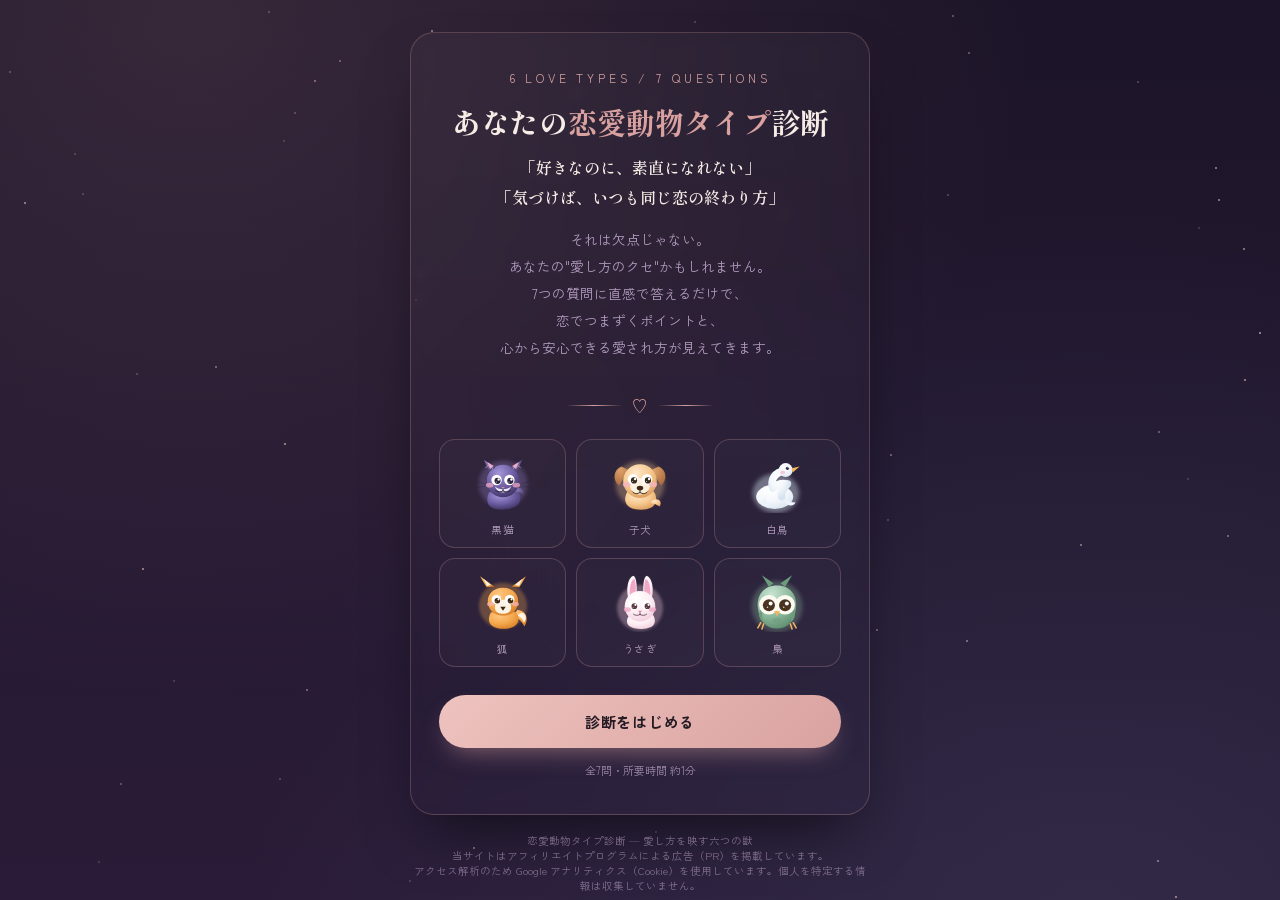
<file: index.html>
<!DOCTYPE html>
<html lang="ja">
<head>
<meta charset="UTF-8">
<meta name="viewport" content="width=device-width, initial-scale=1.0">
<title>恋愛動物タイプ診断 | あなたの愛し方が見えてくる</title>

<!-- ▼ ここのURLを、実際に公開したページのURLに書き換えてください -->
<meta name="description" content="7つの質問に直感で答えるだけの無料の恋愛心理テスト。黒猫・子犬・白鳥・狐・うさぎ・梟の6タイプから、あなたの愛し方のクセと、安心できる恋のヒントがわかります。">
<link rel="canonical" href="https://chi330-lab.github.io/love-animal-shindan/">
<meta property="og:type" content="website">
<meta property="og:title" content="あなたの恋愛動物タイプ診断">
<meta property="og:description" content="7つの質問に直感で答えるだけで、あなたの愛し方・安心できる恋がわかります。">
<meta property="og:url" content="https://chi330-lab.github.io/love-animal-shindan/">
<meta property="og:image" content="https://chi330-lab.github.io/love-animal-shindan/og-image.png">
<meta name="twitter:card" content="summary_large_image">
<meta name="twitter:title" content="あなたの恋愛動物タイプ診断">
<meta name="twitter:description" content="7つの質問に直感で答えるだけで、あなたの愛し方・安心できる恋がわかります。">
<meta name="twitter:image" content="https://chi330-lab.github.io/love-animal-shindan/og-image.png">
<!-- Google tag (gtag.js) -->
<script async src="https://www.googletagmanager.com/gtag/js?id=G-JJY0KPQSFB"></script>
<script>
  window.dataLayer = window.dataLayer || [];
  function gtag(){dataLayer.push(arguments);}
  gtag('js', new Date());

  gtag('config', 'G-JJY0KPQSFB');
</script>
<link rel="preconnect" href="https://fonts.googleapis.com">
<link href="https://fonts.googleapis.com/css2?family=Shippori+Mincho:wght@400;600;800&family=Zen+Kaku+Gothic+New:wght@400;500;700&display=swap" rel="stylesheet">
<link rel="stylesheet" href="style.css">
</head>
<body>

<div class="stars" id="stars"></div>

<div class="app">
  <div class="card" id="card"></div>
  <footer class="credit">恋愛動物タイプ診断 &mdash; 愛し方を映す六つの獣<br>当サイトはアフィリエイトプログラムによる広告（PR）を掲載しています。<br>アクセス解析のため Google アナリティクス（Cookie）を使用しています。個人を特定する情報は収集していません。</footer>
</div>

<script src="common.js"></script>
<script>
const QUESTIONS = [
  { q:"好きな人ができたとき、あなたは？", opts:[
    {t:"好きなほど、素っ気なくしてしまう", a:"cat"},
    {t:"気持ちをすぐに伝えたくなる", a:"dog"},
    {t:"焦らず、自然な流れに任せる", a:"swan"},
    {t:"本音は隠して、駆け引きを楽しむ", a:"fox"},
    {t:"もっと構ってほしくてそわそわする", a:"rabbit"},
    {t:"本気かどうか、じっくり見極める", a:"owl"}
  ]},
  { q:"連絡がすぐ返ってこないとき、あなたは？", opts:[
    {t:"別に気にしない、自分も自由に過ごす", a:"cat"},
    {t:"既読・未読が気になって仕方ない", a:"dog"},
    {t:"そのうち返ってくるだろうと安心して待てる", a:"swan"},
    {t:"あえてこちらからも返信を遅らせる", a:"fox"},
    {t:"不安になって、何度も確認したくなる", a:"rabbit"},
    {t:"理由を静かに考えて、様子を見る", a:"owl"}
  ]},
  { q:"恋人とは、どれくらいの距離感がいい？", opts:[
    {t:"べったりより、それぞれの時間が欲しい", a:"cat"},
    {t:"できるだけ、一緒にいたい", a:"dog"},
    {t:"近すぎず遠すぎない、ちょうどいい距離", a:"swan"},
    {t:"近づかせすぎず、少し引かせておきたい", a:"fox"},
    {t:"常につながっている安心感が欲しい", a:"rabbit"},
    {t:"信頼できるまでは、少し距離を保ちたい", a:"owl"}
  ]},
  { q:"恋人と喧嘩をしたときの反応は？", opts:[
    {t:"一人になって、頭を冷やしたい", a:"cat"},
    {t:"早く仲直りしたくて、自分から歩み寄る", a:"dog"},
    {t:"感情的にならず、冷静に話し合いたい", a:"swan"},
    {t:"あえて引いて、相手の出方を見る", a:"fox"},
    {t:"嫌われたかもと、不安でいっぱいになる", a:"rabbit"},
    {t:"本音を言わず、心の中で処理する", a:"owl"}
  ]},
  { q:"理想のデートは？", opts:[
    {t:"気ままに、その場のノリで決める", a:"cat"},
    {t:"相手が喜ぶことを、一生懸命考える", a:"dog"},
    {t:"特別じゃなくても、一緒にいるだけでいい", a:"swan"},
    {t:"駆け引きも楽しめる、少し刺激的な時間", a:"fox"},
    {t:"二人の世界にどっぷり浸れる時間", a:"rabbit"},
    {t:"静かな場所で、じっくり語り合う時間", a:"owl"}
  ]},
  { q:"好きな人に、一番求めるものは？", opts:[
    {t:"自由を尊重してくれること", a:"cat"},
    {t:"まっすぐな愛情表現", a:"dog"},
    {t:"一緒にいて、安心できること", a:"swan"},
    {t:"刺激と、追いかけたくなる魅力", a:"fox"},
    {t:"絶対に離れないという安心感", a:"rabbit"},
    {t:"深く自分を理解しようとしてくれること", a:"owl"}
  ]},
  { q:"恋愛における、あなたの本音に近いのは？", opts:[
    {t:"追われると冷める、追うと燃える", a:"cat"},
    {t:"好きになったら、とことん一途", a:"dog"},
    {t:"愛は、静かに深く育てるもの", a:"swan"},
    {t:"恋は駆け引き、主導権を握りたい", a:"fox"},
    {t:"愛されている実感が、何より大事", a:"rabbit"},
    {t:"心を開くまでは慎重、開いたら一途", a:"owl"}
  ]}
];

/* ---------------- state ---------------- */
let step = -1;
let scores = {cat:0, dog:0, swan:0, fox:0, rabbit:0, owl:0};
let resultKey = null;
const card = document.getElementById('card');

function shuffledOpts(opts){ return [...opts].sort(()=>Math.random()-0.5); }
let renderedOpts = [];

function renderStart(){
  card.innerHTML = `
    <div class="eyebrow">6 Love Types / 7 Questions</div>
    <h1 class="title">あなたの<em>恋愛動物タイプ</em>診断</h1>
    <div class="pain-lines">
      <p>「好きなのに、素直になれない」</p>
      <p>「気づけば、いつも同じ恋の終わり方」</p>
    </div>
    <p class="lede">それは欠点じゃない。<br>あなたの"愛し方のクセ"かもしれません。<br>7つの質問に直感で答えるだけで、恋でつまずくポイントと、心から安心できる愛され方が見えてきます。</p>
    <div class="constellation-divider"><span class="ln"></span>♡<span class="ln"></span></div>
    <div class="grid-preview">
      ${Object.keys(ANIMALS).map(k=>`
        <div class="mini">
          <div class="mini-badge" style="background:radial-gradient(circle, ${ANIMALS[k].color}33, transparent 70%)">
            ${ICONS[k]}
          </div>
          <span>${ANIMALS[k].name}</span>
        </div>
      `).join('')}
    </div>
    <button class="primary" id="startBtn">診断をはじめる</button>
    <p class="fine">全7問・所要時間 約1分</p>
  `;
  document.getElementById('startBtn').addEventListener('click', ()=>{
    step = 0;
    scores = {cat:0, dog:0, swan:0, fox:0, rabbit:0, owl:0};
    track('quiz_start');
    renderQuestion();
  });
}

function renderQuestion(){
  const q = QUESTIONS[step];
  renderedOpts = shuffledOpts(q.opts);

  const dots = QUESTIONS.map((_,i)=>{
    let cls = 'dot';
    if(i < step) cls += ' done';
    else if(i === step) cls += ' active';
    return `<span class="${cls}"></span>`;
  }).join('');

  card.innerHTML = `
    <div class="progress">${dots}</div>
    <div class="q-index">Question ${step+1} / ${QUESTIONS.length}</div>
    <div class="q-text">${q.q}</div>
    <div class="options">
      ${renderedOpts.map(o=>`<button class="opt" data-a="${o.a}">${o.t}</button>`).join('')}
    </div>
    ${step>0 ? '<div class="back-link"><button class="ghost" id="backBtn">ひとつ前の質問に戻る</button></div>' : ''}
  `;

  card.querySelectorAll('.opt').forEach(btn=>{
    btn.addEventListener('click', ()=>{
      const a = btn.getAttribute('data-a');
      scores[a] += 1;
      step += 1;
      if(step >= QUESTIONS.length){
        computeResult();
        track('quiz_complete', {love_type: resultKey});
        renderResult();
      } else {
        renderQuestion();
      }
    });
  });

  const back = document.getElementById('backBtn');
  if(back){ back.addEventListener('click', ()=>{ step -= 1; renderQuestion(); }); }
}

function computeResult(){
  let best = null, bestScore = -1;
  Object.keys(scores).forEach(k=>{
    if(scores[k] > bestScore){ bestScore = scores[k]; best = k; }
  });
  resultKey = best;
}

const SITE_URL = "https://chi330-lab.github.io/love-animal-shindan/";

function shareText(){
  const a = ANIMALS[resultKey];
  return `【恋愛動物タイプ診断】\n私は「${a.name}」タイプでした🐾\n${a.catch}\n\nあなたの恋愛動物は？`;
}

function renderResult(){
  const a = ANIMALS[resultKey];
  card.innerHTML = `
    <div class="result-badge" style="background:radial-gradient(circle, ${a.color}3d, transparent 70%); box-shadow:0 0 44px -8px ${a.color}70;">
      ${ICONS[resultKey]}
    </div>
    <div class="result-label">Your Love Type</div>
    <h2 class="result-name">${a.name}</h2>
    <div class="result-catch">${a.catch}</div>
    <div class="result-desc">${a.desc}</div>
    <div class="result-affirm">知れば、もう自分を責めなくていい。それが、心地よい恋への第一歩になる。</div>
    <div class="keywords">
      ${a.keywords.map(k=>`<span class="kw">${k}</span>`).join('')}
    </div>
    ${renderRecs(resultKey)}
    <div class="result-actions">
      <a class="primary" id="xShareBtn" href="https://twitter.com/intent/tweet?text=${encodeURIComponent(shareText())}&url=${encodeURIComponent(SITE_URL)}" target="_blank" rel="noopener" style="display:block; text-align:center; text-decoration:none;">X でシェアする</a>
      <a class="primary" id="aishoBtn" href="aisho/?me=${resultKey}" style="display:block; text-align:center; text-decoration:none; background:linear-gradient(135deg, var(--gold-soft), ${a.color});">💞 好きな人との相性を見る</a>
      <button class="primary" id="copyBtn" style="background:linear-gradient(135deg, ${a.color}, var(--gold));">シェア用テキストをコピー</button>
      <button class="ghost" id="retryBtn" style="margin-top:2px;">もう一度診断する</button>
    </div>
    <div class="copy-msg" id="copyMsg"></div>
  `;

  card.querySelectorAll('.rec').forEach(el=>{
    el.addEventListener('click', ()=>track('affiliate_click', {offer: el.getAttribute('data-offer'), love_type: resultKey}));
  });
  document.getElementById('xShareBtn').addEventListener('click', ()=>track('share', {method: 'x', love_type: resultKey}));
  document.getElementById('aishoBtn').addEventListener('click', ()=>track('go_aisho', {love_type: resultKey}));

  document.getElementById('copyBtn').addEventListener('click', async ()=>{
    track('share', {method: 'copy', love_type: resultKey});
    const msg = document.getElementById('copyMsg');
    try{
      await navigator.clipboard.writeText(shareText());
      msg.textContent = 'コピーしました。X や Threads に貼り付けてね。';
    }catch(e){
      msg.textContent = 'コピーできませんでした。手動で選択してください。';
    }
  });

  document.getElementById('retryBtn').addEventListener('click', ()=>{ step = -1; renderStart(); });
}

function initStars(){
  const holder = document.getElementById('stars');
  for(let i=0;i<60;i++){
    const s = document.createElement('span');
    s.style.left = Math.random()*100 + 'vw';
    s.style.top = Math.random()*100 + 'vh';
    s.style.animationDelay = (Math.random()*4) + 's';
    s.style.opacity = (0.2 + Math.random()*0.6).toFixed(2);
    holder.appendChild(s);
  }
}

initStars();
renderStart();
</script>
</body>
</html>
</file>
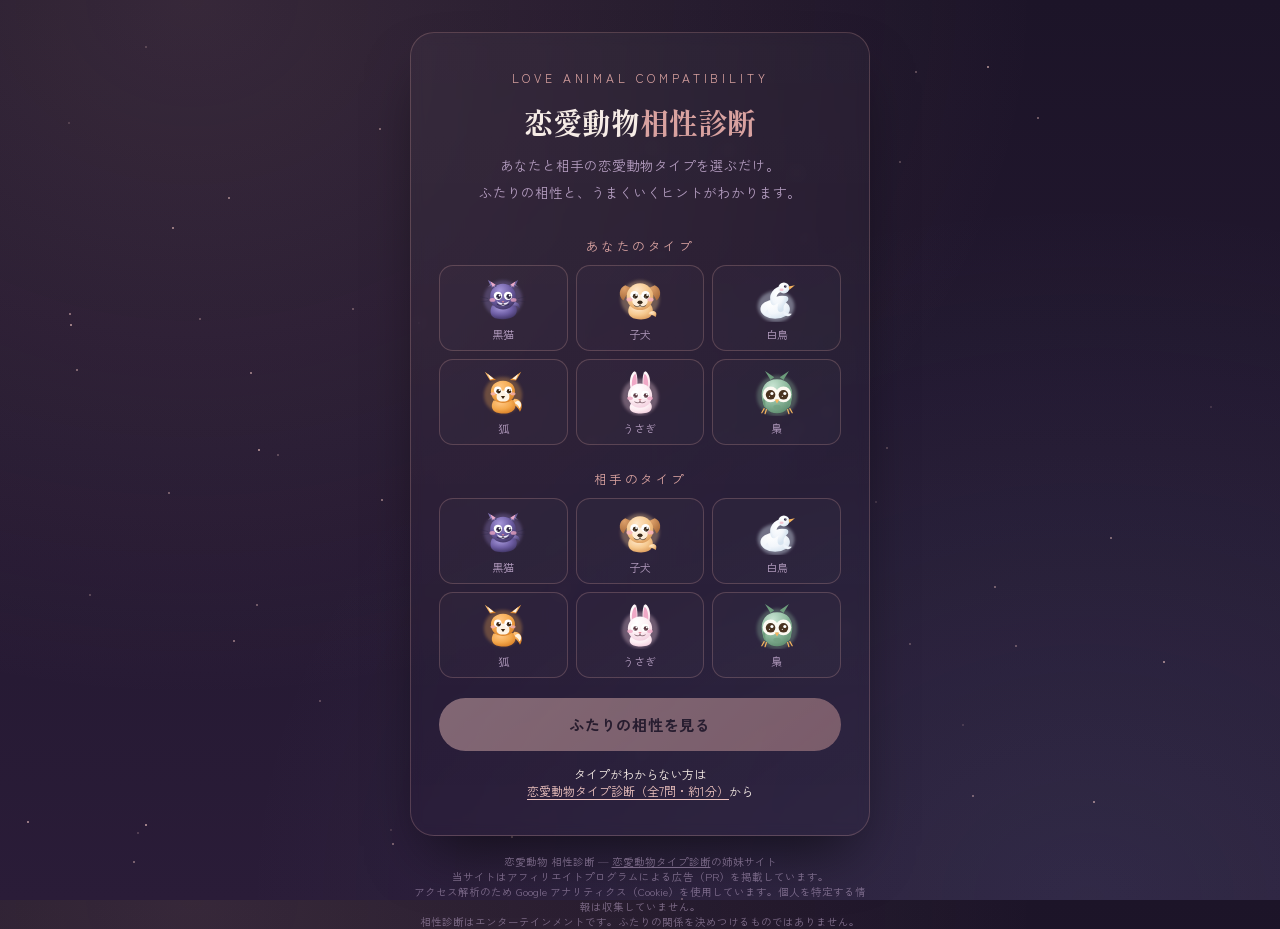
<file: aisho/index.html>
<!DOCTYPE html>
<html lang="ja">
<head>
<meta charset="UTF-8">
<meta name="viewport" content="width=device-width, initial-scale=1.0">
<title>恋愛動物 相性診断 | ふたりの恋のかたちが見えてくる</title>

<meta name="description" content="あなたと好きな人の恋愛動物タイプを選ぶだけの無料の相性診断。黒猫・子犬・白鳥・狐・うさぎ・梟の全21通りから、ふたりの相性、すれ違いやすいポイント、うまくいくヒントがわかります。">
<link rel="canonical" href="https://chi330-lab.github.io/love-animal-shindan/aisho/">
<meta property="og:type" content="website">
<meta property="og:title" content="恋愛動物 相性診断">
<meta property="og:description" content="あなたと相手の恋愛動物タイプを選ぶだけで、ふたりの相性と、うまくいくヒントがわかります。">
<meta property="og:url" content="https://chi330-lab.github.io/love-animal-shindan/aisho/">
<meta property="og:image" content="https://chi330-lab.github.io/love-animal-shindan/aisho/og-aisho.png">
<meta name="twitter:card" content="summary_large_image">
<meta name="twitter:title" content="恋愛動物 相性診断">
<meta name="twitter:description" content="あなたと相手の恋愛動物タイプを選ぶだけで、ふたりの相性と、うまくいくヒントがわかります。">
<meta name="twitter:image" content="https://chi330-lab.github.io/love-animal-shindan/aisho/og-aisho.png">
<!-- Google tag (gtag.js) -->
<script async src="https://www.googletagmanager.com/gtag/js?id=G-JJY0KPQSFB"></script>
<script>
  window.dataLayer = window.dataLayer || [];
  function gtag(){dataLayer.push(arguments);}
  gtag('js', new Date());

  gtag('config', 'G-JJY0KPQSFB');
</script>
<link rel="preconnect" href="https://fonts.googleapis.com">
<link href="https://fonts.googleapis.com/css2?family=Shippori+Mincho:wght@400;600;800&family=Zen+Kaku+Gothic+New:wght@400;500;700&display=swap" rel="stylesheet">
<link rel="stylesheet" href="../style.css">
<style>
  .pick-label{font-size:12.5px; letter-spacing:.2em; color:var(--gold); text-align:center; margin:4px 0 10px;}
  .pick-grid{display:grid; grid-template-columns:repeat(3, 1fr); gap:8px; margin-bottom:20px;}
  button.pick{
    appearance:none; cursor:pointer; font-family:inherit; color:var(--cream);
    display:flex; flex-direction:column; align-items:center; gap:4px;
    padding:10px 4px 8px; border:1px solid var(--line); border-radius:14px;
    background:rgba(255,255,255,0.02);
    transition:background .15s ease, border-color .15s ease, transform .1s ease;
  }
  button.pick svg{width:46px; height:46px;}
  button.pick span{font-size:11px; color:var(--muted);}
  button.pick:hover{border-color:var(--gold);}
  button.pick[aria-pressed="true"]{border-color:var(--gold-soft); background:rgba(217,162,160,0.14); box-shadow:0 0 0 2px rgba(238,195,191,0.25) inset;}
  button.pick[aria-pressed="true"] span{color:var(--cream);}
  button.pick:focus-visible{outline:2px solid var(--gold-soft); outline-offset:3px;}
  button.primary:disabled{opacity:.45; cursor:not-allowed; transform:none; box-shadow:none;}
  .to-shindan{margin-top:14px; text-align:center; font-size:12px;}
  .to-shindan a{color:var(--gold-soft); text-underline-offset:3px;}

  .pair{display:flex; align-items:center; justify-content:center; gap:6px; margin:4px 0 12px;}
  .pair .who{display:flex; flex-direction:column; align-items:center; gap:4px;}
  .pair .badge{width:104px; height:104px; border-radius:50%; display:flex; align-items:center; justify-content:center;}
  .pair .badge svg{width:92px; height:92px;}
  .pair .who span{font-size:11.5px; color:var(--muted);}
  .pair .heart{font-size:22px; color:var(--gold-soft); margin-bottom:18px;}
  .score{font-family:'Shippori Mincho', serif; font-weight:800; font-size:52px; text-align:center; line-height:1.1; color:var(--cream);}
  .score small{font-size:22px; margin-left:2px;}
  .rank{display:block; width:max-content; max-width:100%; margin:8px auto 16px; font-size:12px; padding:5px 14px; border-radius:999px; border:1px solid var(--gold); color:var(--gold-soft);}
  .advice{
    margin:0 auto 22px; max-width:340px; padding:14px 16px; border-radius:14px;
    border:1px dashed var(--line); background:rgba(255,255,255,0.02);
    font-size:13px; line-height:1.9; color:var(--cream); text-align:center;
    word-break:keep-all; overflow-wrap:break-word;
  }
  .advice.caution{border-style:solid; border-color:rgba(179,156,191,0.35); background:rgba(179,156,191,0.06); margin-bottom:10px;}
  .advice.caution b{color:var(--muted);}
  .advice b{display:block; font-size:11.5px; letter-spacing:.2em; color:var(--gold); margin-bottom:4px; font-weight:500;}
</style>
</head>
<body>

<div class="stars" id="stars"></div>

<div class="app">
  <div class="card" id="card"></div>
  <footer class="credit">恋愛動物 相性診断 &mdash; <a href="../">恋愛動物タイプ診断</a>の姉妹サイト<br>当サイトはアフィリエイトプログラムによる広告（PR）を掲載しています。<br>アクセス解析のため Google アナリティクス（Cookie）を使用しています。個人を特定する情報は収集していません。<br>相性診断はエンターテインメントです。ふたりの関係を決めつけるものではありません。</footer>
</div>

<script src="../common.js"></script>
<script>
const TYPE_ORDER = ["cat","dog","swan","fox","rabbit","owl"];

/* 相性データ（21通り）。キーは TYPE_ORDER の順に並べた "a-b" */
const PAIRS = {
  "cat-cat":{score:82, title:"自由を大切にし合う、気ままなふたり",
    text:"お互いに干渉しすぎないので、一緒にいても息がしやすい関係。ただ、どちらも本音を言わずに待ってしまうので、気づけば距離が開いていることも。"},
  "cat-dog":{score:76, title:"追いかける子犬と、するりとかわす黒猫",
    text:"子犬のまっすぐな好意は、黒猫にとって少し刺激的。楽しい反面、子犬は不安に、黒猫は窮屈に感じやすい組み合わせです。"},
  "cat-swan":{score:90, title:"白鳥の静けさが、黒猫の警戒をほどく",
    text:"追いかけない白鳥のそばでは、黒猫は逃げる理由がなくなります。気づけば自分から寄り添っている、そんな自然な関係。"},
  "cat-fox":{score:78, title:"駆け引き上手どうしの、ドキドキする関係",
    text:"主導権の取り合いで盛り上がる、刺激的なふたり。ただ、お互いに本音を見せないので、肝心なところですれ違いやすいかも。"},
  "cat-rabbit":{score:72, title:"つながりたいうさぎと、ひとり時間がほしい黒猫",
    text:"求める距離感が正反対のふたり。だからこそ、相手の「当たり前」を知るたびに、自分の世界が広がっていく関係です。"},
  "cat-owl":{score:86, title:"踏み込みすぎない、大人の信頼関係",
    text:"どちらも相手のペースを大切にできるので、ゆっくり静かに信頼が育ちます。ベタベタしないけれど、離れない関係。"},
  "dog-dog":{score:88, title:"まっすぐな好きを、ぶつけ合えるふたり",
    text:"気持ちを隠さず伝え合えるので、一緒にいるとにぎやかで温かい関係。そのぶん、片方の不安がもう片方にも伝わりやすいところも。"},
  "dog-swan":{score:94, title:"一途な想いを、穏やかに受け止める",
    text:"子犬のまっすぐな愛情を、白鳥はあわてず受け止められます。子犬は安心を知り、白鳥は愛される喜びを知る、あたたかい組み合わせ。"},
  "dog-fox":{score:74, title:"素直な子犬と、本音を隠す狐",
    text:"子犬の素直さは、狐にとって新鮮でまぶしいもの。ただ、狐の駆け引きに子犬が振り回されて、疲れてしまうこともあります。"},
  "dog-rabbit":{score:84, title:"いつも一緒にいたい、愛情深いふたり",
    text:"どちらも愛情表現が豊かで、寂しい思いをさせない関係。ただ、寂しがりどうしなので、相手だけが心の支えになりすぎないように。"},
  "dog-owl":{score:80, title:"明るさが、慎重な心の扉をノックする",
    text:"子犬の明るさと素直さは、梟の警戒をゆっくりほどいていきます。焦らずに待てれば、とても深い絆になる組み合わせ。"},
  "swan-swan":{score:92, title:"穏やかで、ゆるがない安心感",
    text:"感情の波が少なく、信頼し合える安定したふたり。けんかは少ないけれど、刺激も少なめで、マンネリになりやすいところも。"},
  "swan-fox":{score:85, title:"安心できる場所で、狐は素顔に戻れる",
    text:"白鳥の変わらない穏やかさの前では、狐は駆け引きをする必要がなくなります。本当の自分を見せられる、貴重な相手。"},
  "swan-rabbit":{score:96, title:"不安を、静かな安心感が包み込む",
    text:"うさぎの「つながりが切れる不安」を、白鳥の安定感がやさしく包みます。うさぎが一番ほっとできる、とても安心できる組み合わせ。"},
  "swan-owl":{score:93, title:"静かに深く、信頼を重ねていくふたり",
    text:"慎重な梟も、白鳥のそばなら安心して心を開けます。派手さはないけれど、時間をかけるほど深まる、穏やかな関係。"},
  "fox-fox":{score:77, title:"似た者どうし、本音のさぐり合い",
    text:"相手の気持ちが手に取るように分かるからこそ、お互いに先に本音を見せたくない。でも、認め合えたら最強のパートナーになれます。"},
  "fox-rabbit":{score:73, title:"確かめたいうさぎと、はぐらかす狐",
    text:"うさぎは気持ちを確かめたくて、狐はつい、はぐらかしてしまう。すれ違いやすいけれど、狐がうさぎを大切に思う気持ちは本物です。"},
  "fox-owl":{score:83, title:"見極め上手どうしの、知的な恋",
    text:"どちらも相手をよく観察するタイプ。信頼できるまでに時間はかかりますが、一度信じ合えたら、とても深く安定した関係に。"},
  "rabbit-rabbit":{score:81, title:"寄り添い合う、あまくてやさしい関係",
    text:"お互いの寂しさが分かるので、思いやりにあふれたふたり。ただ、不安な気持ちが重なると、一緒に落ち込んでしまうことも。"},
  "rabbit-owl":{score:79, title:"静かな梟と、つながりを求めるうさぎ",
    text:"うさぎは梟の静けさに不安を感じ、梟はうさぎの求めに戸惑うかもしれません。でも理解が進むほど、とてもやさしい関係になります。"},
  "owl-owl":{score:87, title:"ゆっくり、でも確かに近づくふたり",
    text:"慎重どうしなので、始まるまでに時間がかかる関係。そのぶん、一度心を許し合えたら、誰よりも深く長く続いていきます。"}
};

/* すれ違いやすいポイント（36通り）。キーは "あなた>相手"。正直に書くが、決めつけや不安をあおる言い方はしない */
const CAUTION = {
  "cat>cat":"どちらも「相手から来てくれる」のを待ちがち。気づけば連絡が途切れて、自然に距離ができてしまいやすいところがあります。",
  "cat>dog":"子犬タイプの相手のまっすぐな好意が、あなたには少し重く感じる瞬間があるかも。つい距離をとると、相手を不安にさせてしまいがちです。",
  "dog>cat":"黒猫タイプの相手は、追われるほど離れたくなる人。好きな気持ちが強いほど、不安で連絡を重ねてしまい、すれ違いが生まれがちです。",
  "cat>swan":"白鳥タイプの相手は、あまり不満を口にしない人。あなたが自由にしすぎると、相手の小さな寂しさに気づけないことがあります。",
  "swan>cat":"黒猫タイプの相手は、気まぐれに距離をとる人。あなたが穏やかに待てるぶん、相手の本音を聞かないまま時間が過ぎてしまうことも。",
  "cat>fox":"狐タイプの相手もあなたも、本音を隠すのが上手。駆け引きが続くと、お互いの気持ちがわからなくなりやすい組み合わせです。",
  "fox>cat":"黒猫タイプの相手に駆け引きをすると、かえって心が離れていきやすいところがあります。押し引きのつもりが、すれ違いのもとになることも。",
  "cat>rabbit":"うさぎタイプの相手は、連絡が減ると強く不安を感じる人。あなたが「ひとり時間」をとるほど、相手の不安が大きくなりやすいです。",
  "rabbit>cat":"黒猫タイプの相手は、ひとりの時間が必要な人。あなたが寂しさから確かめたくなるほど、相手は距離をとりたくなりやすいです。",
  "cat>owl":"どちらも気持ちを言葉にするのが控えめ。大事なことを察し合おうとして、誤解がそのままになりやすいところがあります。",
  "owl>cat":"黒猫タイプの相手は、気まぐれに見える人。慎重なあなたは「本気なのかな」と疑ってしまい、なかなか心を開けないことがあります。",
  "dog>dog":"相手もあなたも、気持ちが強いぶん不安も大きくなりがち。片方が不安になると、もう片方にも伝わって、けんかになりやすいところがあります。",
  "dog>swan":"白鳥タイプの相手は、気持ちを大げさに表さない人。あなたは「本当に好きなのかな」と、物足りなさや不安を感じやすいかもしれません。",
  "swan>dog":"子犬タイプの相手は、愛情をたくさん確かめたい人。あなたの落ち着いた態度が、相手には「冷たい」と映ってしまうことがあります。",
  "dog>fox":"狐タイプの相手は、本音を見せずに駆け引きをすることがある人。素直なあなたは振り回されて、気持ちが疲れてしまいやすいです。",
  "fox>dog":"子犬タイプの相手は、まっすぐな言葉を求める人。あなたが駆け引きをするほど、相手は不安になって離れてしまうことがあります。",
  "dog>rabbit":"相手もあなたも、寂しがりで一緒にいたい人。お互いに頼りすぎて、ふたりだけの世界にこもりやすいところがあります。",
  "rabbit>dog":"子犬タイプの相手も、あなたと同じく寂しがり。不安が重なると確かめ合いが増えて、お互いに疲れてしまうことがあります。",
  "dog>owl":"梟タイプの相手は、心を開くのがゆっくりな人。あなたが急ぐほど、相手は身構えてしまい、距離が縮まりにくくなります。",
  "owl>dog":"子犬タイプの相手は、気持ちをすぐに確かめたい人。慎重なあなたには、相手の勢いが少し負担に感じることがあります。",
  "swan>swan":"相手もあなたも穏やかなぶん、不満を口にしないままため込みやすいところがあります。刺激が少なく、マンネリになりやすい組み合わせです。",
  "swan>fox":"狐タイプの相手は、本音を簡単には見せない人。穏やかなあなたは深く聞かないので、相手の本当の気持ちに気づくのが遅れることがあります。",
  "fox>swan":"白鳥タイプの相手は、駆け引きにあまり反応しない人。あなたは「手ごたえがない」と感じて、つい試すようなことをしてしまいがちです。",
  "swan>rabbit":"うさぎタイプの相手は、こまめなつながりで安心する人。あなたにとっては普通の連絡ペースでも、相手には少し寂しく感じることがあります。",
  "rabbit>swan":"白鳥タイプの相手は、気持ちを言葉にしすぎない人。あなたは「本当に大事に思われているかな」と、不安になってしまうことがあります。",
  "swan>owl":"相手もあなたも、控えめで慎重。気持ちを伝え合う機会が少なく、関係がなかなか進まないことがあります。",
  "owl>swan":"白鳥タイプの相手は穏やかで、強く踏み込んでこない人。慎重なあなたも待ってしまい、ふたりの距離がそのままになりやすいです。",
  "fox>fox":"相手もあなたも、本音を見せずに相手の出方を見る人。駆け引きが長引いて、どちらも素直になれないまま時間が過ぎてしまうことがあります。",
  "fox>rabbit":"うさぎタイプの相手は、気持ちをはっきり確かめたい人。あなたがはぐらかすほど、相手は不安でいっぱいになってしまいます。",
  "rabbit>fox":"狐タイプの相手は、本音をはぐらかすことがある人。あなたは気持ちがわからず、不安で何度も確かめたくなってしまいがちです。",
  "fox>owl":"梟タイプの相手は、人をじっくり見極める人。あなたの駆け引きが「信用できない」と受け取られてしまうことがあります。",
  "owl>fox":"狐タイプの相手は、本音が見えにくい人。慎重なあなたは疑う気持ちが強くなり、なかなか信頼まで進めないことがあります。",
  "rabbit>rabbit":"相手もあなたも、不安を感じやすい人。どちらかが落ち込むと、ふたりで一緒に沈んでしまいやすいところがあります。",
  "rabbit>owl":"梟タイプの相手は、気持ちを言葉にするのがゆっくりな人。あなたは返事や反応の少なさに、不安を感じやすいかもしれません。",
  "owl>rabbit":"うさぎタイプの相手は、言葉やつながりで安心したい人。あなたの静かさが、相手には「冷たい」と感じられてしまうことがあります。",
  "owl>owl":"相手もあなたも慎重で、自分から動くのが苦手。お互いに様子を見ているうちに、きっかけを逃してしまうことがあります。"
};

/* うまくいくヒント（36通り）。キーは "あなた>相手"。読んでいる「あなた」がひとりでできることを書く */
const ADVICE = {
  "cat>cat":"「会いたい」と思ったら、相手から言ってくれるのを待たずに、あなたから伝えてみて。似た者どうしだから、相手もきっと待っています。",
  "cat>dog":"子犬タイプの相手は、連絡がないだけで不安になりがち。ひとりの時間がほしいときも、「ちょっと休むね」と一言そえてあげて。",
  "dog>cat":"黒猫タイプの相手は、追われるほど離れたくなる人。返事が遅くても、気持ちが冷めたサインとは限りません。少し待つ余裕が、ふたりの距離を縮めます。",
  "cat>swan":"白鳥タイプの相手は、あなたのペースを大切にしてくれる人。そのやさしさに甘えすぎず、ときどきあなたから気持ちを返してみて。",
  "swan>cat":"黒猫タイプの相手には、追いかけないあなたの穏やかさがいちばんの安心。今のまま、いつでも帰ってこられる場所でいてあげて。",
  "cat>fox":"狐タイプの相手も、本音を見せるのが苦手な人。駆け引きをお休みして、あなたから素直な気持ちをひとつ伝えてみて。",
  "fox>cat":"黒猫タイプの相手は、追われると冷めてしまう人。押したり引いたりするより、「好き」をまっすぐ伝えるほうが、黒猫の心には届きます。",
  "cat>rabbit":"うさぎタイプの相手は、つながりが切れることが一番こわい人。ひとりの時間がほしいときは、「また連絡するね」と先に伝えてあげて。",
  "rabbit>cat":"黒猫タイプの相手がひとりになりたがるのは、あなたを嫌いになったからではありません。不安になったら「次はいつ会える？」と、具体的に聞いてみて。",
  "cat>owl":"梟タイプの相手は、言葉にしないぶん、心の中でたくさん考えている人。大切なことは、察してもらうのを待たずに言葉にしてみて。",
  "owl>cat":"黒猫タイプの相手は、干渉しすぎないあなたのそばが心地いいはず。ただ、気持ちは言葉にしないと伝わらないことも。ときどき「一緒にいて楽しい」と伝えてみて。",
  "dog>dog":"相手もあなたと同じで、不安を感じやすい人。不安になったら、責める前に「どうしたの？」とやさしく聞いてみて。",
  "dog>swan":"白鳥タイプの相手は、気持ちを派手に表に出さないだけで、ちゃんとあなたを大切に思っています。表現が控えめでも、不安にならなくて大丈夫。",
  "swan>dog":"子犬タイプの相手は、言葉や態度で愛情を感じたい人。気持ちをいつもより少しだけ多めに伝えてあげると、相手はぐっと安心します。",
  "dog>fox":"相手の駆け引きに、無理に合わせなくて大丈夫。疲れたらひと休みしてOK。あなたの素直さは、そのままで十分魅力的です。",
  "fox>dog":"子犬タイプの相手は、素直な言葉に一番安心する人。駆け引きより、ほんの少しの本音を見せてあげて。相手はそれを何より大切にしてくれます。",
  "dog>rabbit":"うさぎタイプの相手も、あなたと同じくらい寂しがり。ふたりの時間と同じくらい、自分の友達や趣味の時間も大切にすると、関係がもっと安定します。",
  "rabbit>dog":"子犬タイプの相手は、愛情をまっすぐ返してくれる人。だからこそ、相手だけを心の支えにしすぎず、自分の好きなことの時間も持ってみて。",
  "dog>owl":"梟タイプの相手は、心を開くまでに時間がかかる人。返事がゆっくりでも、それは慎重なだけ。焦らず相手のペースを信じて待ってみて。",
  "owl>dog":"子犬タイプの相手は、あなたの気持ちが見えないと不安になりやすい人。心を開き始めたら、小さなサインでもいいので伝えてあげて。",
  "swan>swan":"穏やかなふたりだからこそ、ときどき新しい場所へ誘ってみて。いつもと違う時間が、新しいときめきをくれます。",
  "swan>fox":"狐タイプの相手が、ぽろっとこぼす小さな本音を見逃さないで。それが、あなたを信じているという合図です。",
  "fox>swan":"白鳥タイプの相手の前では、駆け引きをしなくても大丈夫。素直な自分を見せるほど、ふたりの関係は深くなっていきます。",
  "swan>rabbit":"うさぎタイプの相手は、あなたの変わらない安心感に救われる人。連絡のペースを一定に保ってあげるだけで、相手はとても安心できます。",
  "rabbit>swan":"白鳥タイプの相手は、あなたを静かに包んでくれる人。安心をもらったら、「ありがとう」をたくさん伝えてみて。それが相手にとって何よりのご褒美です。",
  "swan>owl":"梟タイプの相手は、時間をかけて心を開く人。急がず、今の穏やかな距離感を大切にしながら、ときどき気持ちを言葉にしてみて。",
  "owl>swan":"白鳥タイプの相手のそばなら、安心して心を開いて大丈夫。思っていることを、少しずつ言葉にしてみて。",
  "fox>fox":"相手もあなたと同じで、先に本音を見せたくない人。「先に素直になったほうが勝ち」くらいの気持ちで、あなたから一歩踏み出してみて。",
  "fox>rabbit":"うさぎタイプの相手は、気持ちを確かめたくなる人。はぐらかさずに「大丈夫、ちゃんと好きだよ」とはっきり伝えてあげて。",
  "rabbit>fox":"狐タイプの相手がはぐらかすのは、気持ちがないからではなく、本音を見せるのが苦手だから。確かめたくなったら、ひと呼吸おいて、相手の行動を見てみて。",
  "fox>owl":"梟タイプの相手は、あなたをじっくり見ている人。駆け引きより、誠実さを少しずつ見せるほうが、信頼につながります。",
  "owl>fox":"狐タイプの相手も、あなたと同じく慎重な人。疑う理由を探すより、信じられる理由を数えてみて。",
  "rabbit>rabbit":"相手もあなたと同じで、寂しさを感じやすい人。ふたり以外にも、話を聞いてくれる人や安心できる場所を持っておくと、関係がもっと穏やかになります。",
  "rabbit>owl":"梟タイプの相手が静かなのは、冷たいからではなく、慎重だから。言葉が少なくても、そばにいてくれることが相手なりの愛情です。",
  "owl>rabbit":"うさぎタイプの相手は、言葉で安心したい人。「大丈夫だよ」を、心の中だけでなく声に出して伝えてあげて。",
  "owl>owl":"相手もあなたと同じで、慎重な人。ふたりとも待っていると始まらないので、あなたから小さな一歩を踏み出してみて。"
};

function pairKey(a, b){
  return TYPE_ORDER.indexOf(a) <= TYPE_ORDER.indexOf(b) ? `${a}-${b}` : `${b}-${a}`;
}
function rankLabel(score){
  if(score >= 90) return "とても安心できる相性";
  if(score >= 80) return "育てるほど深まる相性";
  return "違いから学び合える相性";
}

const SITE_URL = "https://chi330-lab.github.io/love-animal-shindan/aisho/";
const card = document.getElementById('card');
let me = null, partner = null;

const params = new URLSearchParams(location.search);
if(TYPE_ORDER.includes(params.get('me'))) me = params.get('me');

function pickGrid(role, selected){
  return `<div class="pick-grid" role="group" aria-label="${role==='me' ? 'あなた' : '相手'}のタイプ">
    ${TYPE_ORDER.map(k=>`
      <button class="pick" data-role="${role}" data-k="${k}" aria-pressed="${k===selected}">
        ${ICONS[k]}<span>${ANIMALS[k].name}</span>
      </button>`).join('')}
  </div>`;
}

function renderStart(){
  card.innerHTML = `
    <div class="eyebrow">Love Animal Compatibility</div>
    <h1 class="title">恋愛動物<em>相性診断</em></h1>
    <p class="lede">あなたと相手の恋愛動物タイプを選ぶだけ。<br>ふたりの相性と、うまくいくヒントがわかります。</p>
    <div class="pick-label">あなたのタイプ</div>
    ${pickGrid('me', me)}
    <div class="pick-label">相手のタイプ</div>
    ${pickGrid('partner', partner)}
    <button class="primary" id="goBtn" ${me && partner ? '' : 'disabled'}>ふたりの相性を見る</button>
    <p class="to-shindan">タイプがわからない方は<br><a href="../">恋愛動物タイプ診断（全7問・約1分）</a>から</p>
  `;
  card.querySelectorAll('button.pick').forEach(btn=>{
    btn.addEventListener('click', ()=>{
      const role = btn.getAttribute('data-role'), k = btn.getAttribute('data-k');
      if(role === 'me') me = k; else partner = k;
      card.querySelectorAll(`button.pick[data-role="${role}"]`).forEach(b=>b.setAttribute('aria-pressed', String(b === btn)));
      document.getElementById('goBtn').disabled = !(me && partner);
    });
  });
  document.getElementById('goBtn').addEventListener('click', ()=>{
    if(!(me && partner)) return;
    renderResult();
    window.scrollTo(0, 0);
  });
}

function shareText(){
  const p = PAIRS[pairKey(me, partner)];
  return `【恋愛動物 相性診断】\n${ANIMALS[me].name}×${ANIMALS[partner].name}の相性は ${p.score}%💞\n「${p.title}」\n\nあなたとあの人の相性は？`;
}

function badge(k){
  return `<div class="badge" style="background:radial-gradient(circle, ${ANIMALS[k].color}3d, transparent 70%); box-shadow:0 0 30px -8px ${ANIMALS[k].color}70;">${ICONS[k]}</div>`;
}

function renderResult(){
  const p = PAIRS[pairKey(me, partner)];
  track('compat_result', {me_type: me, partner_type: partner, score: p.score});
  card.innerHTML = `
    <div class="result-label">Compatibility</div>
    <div class="pair">
      <div class="who">${badge(me)}<span>あなた：${ANIMALS[me].name}</span></div>
      <div class="heart" aria-hidden="true">♡</div>
      <div class="who">${badge(partner)}<span>相手：${ANIMALS[partner].name}</span></div>
    </div>
    <div class="score">${p.score}<small>%</small></div>
    <span class="rank">${rankLabel(p.score)}</span>
    <h2 class="result-name" style="font-size:21px; line-height:1.6; word-break:keep-all; overflow-wrap:break-word;">${p.title}</h2>
    <div class="result-desc" style="margin-top:10px;">${p.text}</div>
    <div class="advice caution"><b>すれ違いやすいポイント</b>${CAUTION[`${me}>${partner}`]}</div>
    <div class="advice"><b>あなたへのヒント</b>${ADVICE[`${me}>${partner}`]}</div>
    ${renderRecs(me, "ふたりのことで迷ったときは、ひとりで抱えこまずに、誰かに話してみるのもひとつの方法です。")}
    <div class="result-actions">
      <a class="primary" id="xShareBtn" href="https://twitter.com/intent/tweet?text=${encodeURIComponent(shareText())}&url=${encodeURIComponent(SITE_URL)}" target="_blank" rel="noopener" style="display:block; text-align:center; text-decoration:none;">X でシェアする</a>
      <button class="ghost" id="retryBtn" style="margin-top:2px;">ほかの組み合わせも見る</button>
    </div>
    <p class="to-shindan"><a href="../">自分のタイプをくわしく知る（恋愛動物タイプ診断）</a></p>
  `;
  card.querySelectorAll('.rec').forEach(el=>{
    el.addEventListener('click', ()=>track('affiliate_click', {offer: el.getAttribute('data-offer'), love_type: me, page: 'aisho'}));
  });
  document.getElementById('xShareBtn').addEventListener('click', ()=>track('share', {method: 'x', love_type: me, page: 'aisho'}));
  document.getElementById('retryBtn').addEventListener('click', ()=>{ partner = null; renderStart(); window.scrollTo(0, 0); });
}

function initStars(){
  const holder = document.getElementById('stars');
  for(let i=0;i<60;i++){
    const s = document.createElement('span');
    s.style.left = Math.random()*100 + 'vw';
    s.style.top = Math.random()*100 + 'vh';
    s.style.animationDelay = (Math.random()*4) + 's';
    s.style.opacity = (0.2 + Math.random()*0.6).toFixed(2);
    holder.appendChild(s);
  }
}

initStars();
renderStart();
</script>
</body>
</html>
</file>
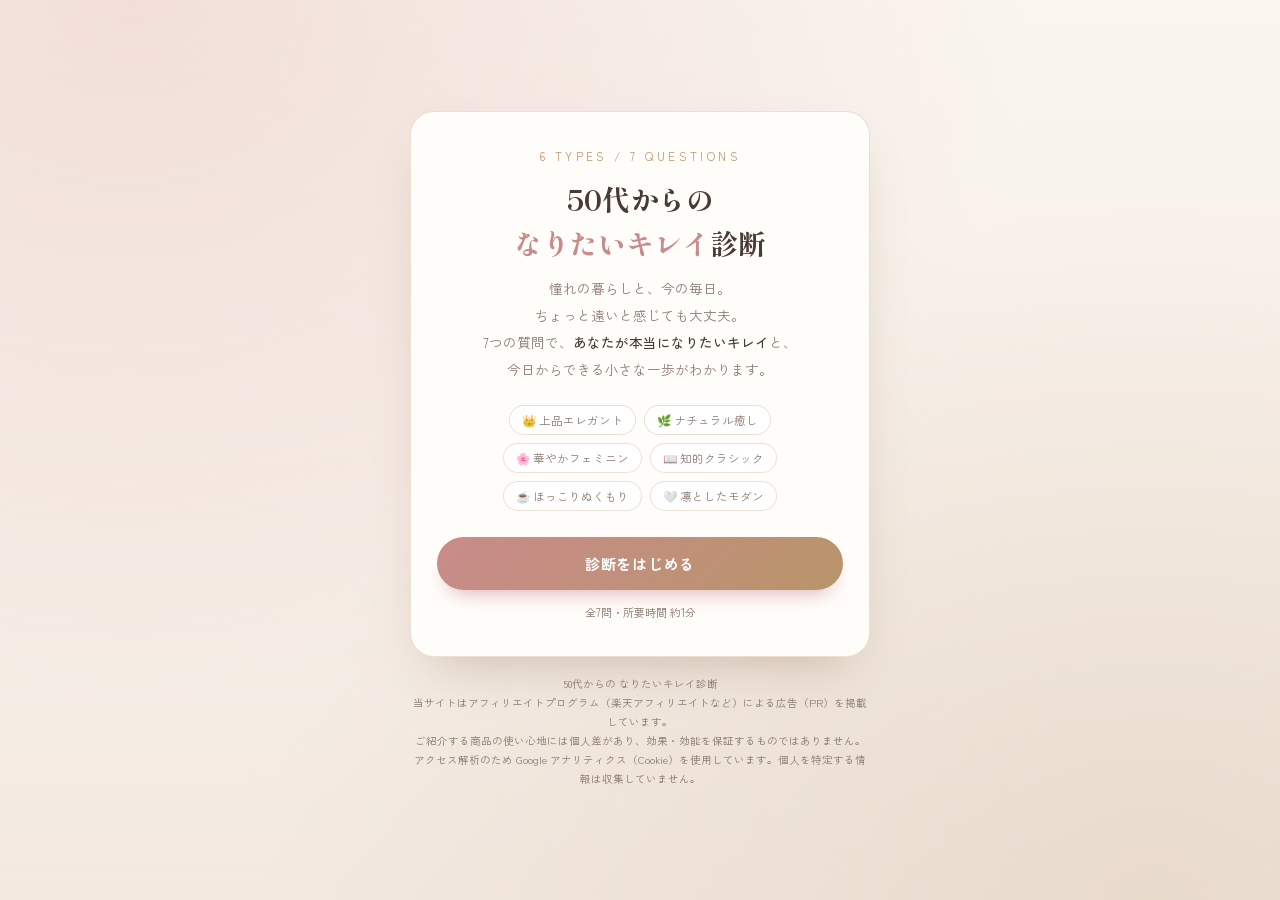
<file: kirei/index.html>
<!DOCTYPE html>
<html lang="ja">
<head>
<meta charset="UTF-8">
<meta name="viewport" content="width=device-width, initial-scale=1.0">
<title>50代からの なりたいキレイ診断 | 理想の私に、今日から一歩ずつ</title>
<meta name="description" content="7つの質問に答えるだけの無料診断。50代からの「なりたいキレイ」のタイプと、お金をかけずに今日からできる小さな一歩がわかります。">
<link rel="canonical" href="https://chi330-lab.github.io/love-animal-shindan/kirei/">

<meta property="og:type" content="website">
<meta property="og:title" content="50代からの なりたいキレイ診断">
<meta property="og:description" content="7つの質問に答えるだけで、あなたの「なりたいキレイ」のタイプと、今日からできる小さな一歩がわかります。">
<meta property="og:url" content="https://chi330-lab.github.io/love-animal-shindan/kirei/">
<meta property="og:image" content="https://chi330-lab.github.io/love-animal-shindan/kirei/og-kirei.png">
<meta name="twitter:card" content="summary_large_image">
<meta name="twitter:title" content="50代からの なりたいキレイ診断">
<meta name="twitter:description" content="7つの質問に答えるだけで、あなたの「なりたいキレイ」のタイプと、今日からできる小さな一歩がわかります。">
<meta name="twitter:image" content="https://chi330-lab.github.io/love-animal-shindan/kirei/og-kirei.png">
<!-- Google tag (gtag.js) -->
<script async src="https://www.googletagmanager.com/gtag/js?id=G-JJY0KPQSFB"></script>
<script>
  window.dataLayer = window.dataLayer || [];
  function gtag(){dataLayer.push(arguments);}
  gtag('js', new Date());

  gtag('config', 'G-JJY0KPQSFB');
</script>
<link rel="preconnect" href="https://fonts.googleapis.com">
<link href="https://fonts.googleapis.com/css2?family=Shippori+Mincho:wght@400;600;800&family=Zen+Kaku+Gothic+New:wght@400;500;700&display=swap" rel="stylesheet">
<style>
  :root{
    --bg:#faf5ef;
    --bg-2:#f3e9e1;
    --card:#fffdfa;
    --ink:#4a3a35;
    --muted:#8c7a72;
    --rose:#c98b8b;
    --rose-soft:#e8c3bd;
    --gold:#b8956a;
    --line:rgba(184,149,106,0.28);
  }
  *{box-sizing:border-box; margin:0; padding:0;}
  body{
    font-family:'Zen Kaku Gothic New', sans-serif;
    background:
      radial-gradient(ellipse at 10% 0%, rgba(232,195,189,0.45), transparent 55%),
      radial-gradient(ellipse at 90% 100%, rgba(184,149,106,0.18), transparent 55%),
      linear-gradient(180deg, var(--bg), var(--bg-2));
    color:var(--ink);
    min-height:100vh;
    display:flex; justify-content:center;
    padding:32px 16px;
  }
  .app{width:100%; max-width:460px; margin:auto 0;}
  .card{
    background:var(--card);
    border:1px solid var(--line);
    border-radius:24px;
    padding:36px 26px;
    box-shadow:0 24px 50px -24px rgba(120,80,60,0.35);
    min-height:420px;
    display:flex; flex-direction:column;
  }
  .eyebrow{font-size:11.5px; letter-spacing:.3em; color:var(--gold); text-align:center; text-transform:uppercase;}
  h1.title{font-family:'Shippori Mincho', serif; font-weight:800; font-size:28px; line-height:1.55; text-align:center; margin:14px 0 10px;}
  h1.title em{font-style:normal; color:var(--rose);}
  .lede{text-align:center; font-size:13.5px; line-height:2; color:var(--muted); margin:0 auto 22px; max-width:340px; word-break:keep-all; overflow-wrap:break-word;}
  .lede strong{color:var(--ink); font-weight:500;}
  .chips{display:flex; flex-wrap:wrap; justify-content:center; gap:8px; margin-bottom:26px;}
  .chip{font-size:11.5px; padding:6px 12px; border-radius:999px; border:1px solid var(--line); color:var(--muted); background:#fff;}
  button.primary{
    appearance:none; border:none; cursor:pointer; width:100%; padding:16px;
    border-radius:999px; font-family:inherit; font-weight:700; font-size:15px; letter-spacing:.05em;
    color:#fff; background:linear-gradient(135deg, var(--rose), var(--gold));
    box-shadow:0 12px 22px -12px rgba(201,139,139,0.8);
    transition:transform .15s ease;
  }
  button.primary:hover{transform:translateY(-2px);}
  button.primary:focus-visible, button.opt:focus-visible, button.ghost:focus-visible, a:focus-visible{outline:2px solid var(--rose); outline-offset:3px;}
  .fine{margin-top:14px; text-align:center; font-size:11px; color:var(--muted);}

  .progress{display:flex; justify-content:center; gap:8px; margin-bottom:22px;}
  .dot{width:7px; height:7px; border-radius:50%; background:var(--rose-soft); opacity:.5;}
  .dot.done{background:var(--rose); opacity:1;}
  .dot.active{background:var(--gold); opacity:1; box-shadow:0 0 0 4px rgba(184,149,106,0.18);}
  .q-index{text-align:center; font-size:11.5px; letter-spacing:.28em; color:var(--gold); margin-bottom:10px;}
  .q-text{font-family:'Shippori Mincho', serif; font-size:20px; line-height:1.7; text-align:center; margin-bottom:22px; min-height:68px; display:flex; align-items:center; justify-content:center;}
  .options{display:flex; flex-direction:column; gap:10px;}
  button.opt{
    appearance:none; cursor:pointer; text-align:left; font-family:inherit; color:var(--ink);
    border:1px solid var(--line); background:#fff; border-radius:14px; padding:14px 16px; font-size:13.5px; line-height:1.6;
    transition:background .15s ease, border-color .15s ease;
  }
  button.opt:hover{background:#fbf1ee; border-color:var(--rose);}
  .back-link{margin-top:18px; text-align:center;}
  button.ghost{appearance:none; border:none; background:none; cursor:pointer; color:var(--muted); font-family:inherit; font-size:12px; text-decoration:underline; text-underline-offset:3px;}

  .r-mark{width:120px; height:120px; margin:4px auto 16px; border-radius:50%; display:flex; align-items:center; justify-content:center; font-size:54px;}
  .r-label{text-align:center; font-size:11px; letter-spacing:.3em; color:var(--muted); margin-bottom:6px;}
  h2.r-name{font-family:'Shippori Mincho', serif; font-weight:800; font-size:26px; text-align:center; margin-bottom:8px;}
  .r-catch{text-align:center; font-size:13.5px; color:var(--rose); margin:0 auto 16px; max-width:330px; line-height:1.8; word-break:keep-all; overflow-wrap:break-word;}
  .r-desc{font-size:14px; line-height:2; text-align:center; margin:0 auto 22px; max-width:340px; word-break:keep-all; overflow-wrap:break-word;}
  .box{border-radius:16px; padding:16px 18px; margin-bottom:22px; background:#fbf6f0; border:1px solid var(--line);}
  .box h3{font-size:12px; letter-spacing:.2em; color:var(--gold); text-align:center; font-weight:500; margin-bottom:10px;}
  .steps{list-style:none; counter-reset:s;}
  .steps li{counter-increment:s; position:relative; padding:8px 0 8px 34px; font-size:13.5px; line-height:1.7; border-top:1px dashed var(--line); word-break:keep-all; overflow-wrap:break-word;}
  .steps li:first-child{border-top:none;}
  .steps li::before{content:counter(s); position:absolute; left:0; top:9px; width:22px; height:22px; border-radius:50%; background:var(--rose-soft); color:#fff; font-size:12px; display:flex; align-items:center; justify-content:center; font-weight:700;}
  .items-lede{text-align:center; font-size:12.5px; color:var(--muted); line-height:1.8; margin-bottom:12px;}
  a.item{display:block; text-decoration:none; color:var(--ink); background:#fff; border:1px solid var(--line); border-radius:14px; padding:14px 16px; margin-bottom:10px;}
  a.item:hover{border-color:var(--rose);}
  .item-top{display:flex; align-items:center; gap:8px; margin-bottom:4px;}
  .pr{font-size:9.5px; padding:2px 6px; border-radius:4px; border:1px solid var(--muted); color:var(--muted);}
  .item-title{font-weight:700; font-size:14px;}
  .item-text{font-size:12.5px; line-height:1.7; color:var(--muted);}
  .item-cta{display:block; margin-top:6px; font-size:12px; color:var(--rose);}
  .note{text-align:center; font-size:10.5px; color:var(--muted); line-height:1.7;}
  .actions{display:flex; flex-direction:column; gap:10px; margin-top:4px;}
  a.share{display:block; text-align:center; text-decoration:none; padding:15px; border-radius:999px; font-weight:700; font-size:14.5px; color:#fff; background:linear-gradient(135deg, var(--rose), var(--gold));}
  footer.credit{text-align:center; margin-top:18px; font-size:10.5px; color:var(--muted); line-height:1.8;}
</style>
</head>
<body>

<div class="app">
  <div class="card" id="card"></div>
  <footer class="credit">50代からの なりたいキレイ診断<br>当サイトはアフィリエイトプログラム（楽天アフィリエイトなど）による広告（PR）を掲載しています。<br>ご紹介する商品の使い心地には個人差があり、効果・効能を保証するものではありません。<br>アクセス解析のため Google アナリティクス（Cookie）を使用しています。個人を特定する情報は収集していません。</footer>
</div>

<script>
function track(name, params){
  try{ if(typeof gtag === 'function') gtag('event', name, params || {}); }catch(e){}
}

/* ---------------- タイプ ---------------- */
const TYPES = {
  elegant:{name:"上品エレガント", mark:"👑", color:"#d8c3a5",
    catch:"「いつも品があるね」と言われる、ていねいな美しさ",
    desc:"高いものをたくさん持つことより、ひとつひとつをていねいに扱うことで、品のある雰囲気がにじみ出る人。髪のツヤや手元など、小さなところを整えるほど、あなたらしさが輝きます。",
    steps:["寝る前に、髪の毛先をていねいにとかす","朝ごはんを、お気に入りのお皿にのせてみる","鏡の前で背筋を伸ばして、深呼吸をひとつ"]},
  natural:{name:"ナチュラル癒し", mark:"🌿", color:"#c5d6bf",
    catch:"そばにいるだけでほっとする、自然体のキレイ",
    desc:"飾りすぎない、やわらかな雰囲気が魅力の人。がんばって整えるより「心地いい」を大切にするほど、表情まで明るくなっていきます。",
    steps:["朝、窓を開けて、ゆっくり3回深呼吸","小さな植物をひとつ、目に入る場所に置く","お風呂上がりに、好きな香りで5分ひと休み"]},
  feminine:{name:"華やかフェミニン", mark:"🌸", color:"#efc6cc",
    catch:"好きな色と花で、気分から明るくなるキレイ",
    desc:"かわいいものや華やかなものに、素直にときめける人。年齢を理由にあきらめず、好きな色を少し取り入れるだけで、顔色も気持ちもぱっと明るくなります。",
    steps:["小さな花を一輪、テーブルに飾る","いつもより少し明るい色を、ひとつ身につける","好きな音楽をかけながら、身じたくをする"]},
  classic:{name:"知的クラシック", mark:"📖", color:"#cdb8a8",
    catch:"落ち着いた知性がにじむ、大人のキレイ",
    desc:"本や紅茶の時間を大切にする、穏やかで知的な人。姿勢や手元を整えるほど、落ち着いた上品さが引き立ちます。",
    steps:["寝る前に、手をていねいにいたわる","本を読むときは、背筋を伸ばして座ってみる","お茶をいれて、ゆっくり味わう時間をつくる"]},
  cozy:{name:"ほっこりぬくもり", mark:"☕", color:"#e3cdb4",
    catch:"まわりをやさしく包む、あたたかいキレイ",
    desc:"家族や身近な人を大切にする、あたたかい人。人のことを優先しがちだからこそ、1日5分でも自分をいたわる時間を持つと、やさしい表情がもっと輝きます。",
    steps:["1日5分、自分だけのお茶の時間をつくる","肌ざわりのいい服に着替えて、ひと息つく","寝る前に、温かい飲みもので体をゆるめる"]},
  cool:{name:"凛としたモダン", mark:"🤍", color:"#d6d3cf",
    catch:"シンプルで、すっと背筋の伸びたキレイ",
    desc:"余計なものをそぎ落とした、洗練された雰囲気の人。持ちものや部屋をすっきり整えるほど、心にも余裕が生まれて、凛とした美しさが引き立ちます。",
    steps:["引き出しをひとつだけ、片づけてみる","毎日使うものを、気に入ったひとつに絞る","白湯を一杯飲んで、一日を始める"]}
};
const TYPE_ORDER = ["elegant","natural","feminine","classic","cozy","cool"];

/* ---------------- 楽天のおすすめ商品 ----------------
   楽天アフィリエイトで作った商品リンクを url に貼ってください。url が空のものは表示されません。
   ※ 薬機法のため、「シワが消える」「若返る」などの効果をうたう言葉は書かないこと。
     使い心地や雰囲気（香り・手ざわり・気分）を伝える書き方にする。 */
const PRODUCTS = {
  elegant:[
    {title:"Mee color 白髪染めクリームシャンプー", text:"シャンプーするたびに、少しずつ色づくクリームシャンプー。白髪染めの日をわざわざつくらなくても、いつものお風呂の時間で。", url:"https://a.r10.to/hP5rd4"},
    {title:"女優サロンブラシ（イルチ）", text:"木のぬくもりを感じる、天然毛のパドルブラシ。毎日のブラッシングが、ちょっと楽しみな時間に。", url:"https://a.r10.to/hkoG7Y"}
  ],
  natural:[
    {title:"オルナオーガニック ヘアオイル", text:"洗い流さないタイプのヘアオイル。ふんわりやわらかな雰囲気の髪を目指したい人に。", url:"https://a.r10.to/hRgqNW"},
    {title:"ドクターショール ベルベットスムーズ（電動角質リムーバー）", text:"お風呂上がりの足もとケアに。自分のためだけの、ちょっとしたごほうび時間。", url:"https://a.r10.to/hPLCyu"}
  ],
  feminine:[
    {title:"ラピスラズリ リップケアクリーム", text:"ほんのり柚子の香りの、スティックタイプのリップクリーム。バッグに入れて、気づいたときに唇をいたわるひとときに。", url:"https://a.r10.to/hgLdlG"},
    {title:"YOU TOKYO ヘアミルク（洗い流さないトリートメント）", text:"ベタつきにくい、洗い流さないヘアミルク。お風呂上がりや朝のスタイリング前に、手のひらでなじませるひと手間に。", url:"https://a.r10.to/h5nwGT"}
  ],
  classic:[
    {title:"オルナオーガニック ハンドクリーム", text:"天然アロマの香りのハンドクリーム。寝る前に手をいたわる、ほっとするひとときに。", url:"https://a.r10.to/hPcrjF"},
    {title:"TOFU 白髪隠しパウダー（カプセラ製薬）", text:"生え際や分け目が気になるときに、パフでポンポンとのせるだけ。出かける前のお守りに。", url:"https://a.r10.to/hPjPb0"}
  ],
  cozy:[
    {title:"ダブルガーゼのルームパンツ（コットン100%）", text:"ふんわりやわらかなダブルガーゼの、ゆったりルームパンツ。家に帰ったら着替えて、ほっとひと息つく時間に。", url:"https://a.r10.to/hPRhmM"},
    {title:"BRUNO ステンレスデイリーケトル", text:"細い注ぎ口の、すっきりした電気ケトル。朝の白湯やお茶のお湯を、ゆっくり注ぐ時間が楽しみに。", url:"https://a.r10.to/hPEu02"}
  ],
  cool:[
    {title:"BRUNO ステンレスデイリーケトル", text:"細い注ぎ口の、すっきりした電気ケトル。朝の白湯やお茶のお湯を、ゆっくり注ぐ時間が楽しみに。", url:"https://a.r10.to/hPEu02"},
    {title:"パナソニック ヘアードライヤー ナノケア", text:"毎日使うものだからこそ、気に入ったひとつを。髪を乾かす時間を、自分をいたわる時間に。", url:"https://a.r10.to/h5MOZv"}
  ]
};

/* ---------------- 質問 ---------------- */
const QUESTIONS = [
  {q:"理想の休日の朝は？", opts:[
    {t:"ホテルの朝食のような、ていねいな朝ごはん", a:"elegant"},
    {t:"窓を開けて、植物に水やり", a:"natural"},
    {t:"花を飾って、好きな音楽をかける", a:"feminine"},
    {t:"紅茶をいれて、読みかけの本を開く", a:"classic"},
    {t:"パンを焼いて、家族とのんびり", a:"cozy"},
    {t:"すっきり片づいた部屋で、白湯を一杯", a:"cool"}]},
  {q:"憧れる髪型の雰囲気は？", opts:[
    {t:"つやのある、きれいなまとめ髪", a:"elegant"},
    {t:"ふんわり自然な、やわらかいウェーブ", a:"natural"},
    {t:"華やかに巻いた、ゆるふわヘア", a:"feminine"},
    {t:"きちんと整った、上品なボブ", a:"classic"},
    {t:"ゆるく結んだ、ナチュラルなひとつ結び", a:"cozy"},
    {t:"すっきり短めの、洗練されたショート", a:"cool"}]},
  {q:"部屋に置きたいものは？", opts:[
    {t:"ゴールドの縁の、すてきな鏡", a:"elegant"},
    {t:"大きな観葉植物", a:"natural"},
    {t:"ピンクのバラの花束", a:"feminine"},
    {t:"アンティークの本棚", a:"classic"},
    {t:"リネンのクッションとブランケット", a:"cozy"},
    {t:"余計なもののない、白い棚", a:"cool"}]},
  {q:"好きな香りは？", opts:[
    {t:"上品なローズやジャスミン", a:"elegant"},
    {t:"ハーブやユーカリ", a:"natural"},
    {t:"甘いピオニーやスイートピー", a:"feminine"},
    {t:"落ち着いたウッドや紅茶", a:"classic"},
    {t:"ミルクやバニラのやさしい香り", a:"cozy"},
    {t:"石けんやシトラスのすっきりした香り", a:"cool"}]},
  {q:"まわりの人に言われたいひと言は？", opts:[
    {t:"「いつも品があるね」", a:"elegant"},
    {t:"「一緒にいると落ち着く」", a:"natural"},
    {t:"「今日も華やかですてき」", a:"feminine"},
    {t:"「話していて楽しい、物知りだね」", a:"classic"},
    {t:"「あなたがいると、ほっとする」", a:"cozy"},
    {t:"「いつもすっきりしていて、かっこいい」", a:"cool"}]},
  {q:"いま、いちばん気になっていることは？", opts:[
    {t:"髪のパサつきや、ツヤのなさ", a:"elegant"},
    {t:"なんとなく、疲れて見えること", a:"natural"},
    {t:"顔色が、ぱっとしないこと", a:"feminine"},
    {t:"手元の乾燥や、姿勢", a:"classic"},
    {t:"忙しくて、自分の時間がないこと", a:"cozy"},
    {t:"部屋や持ちものが、ごちゃごちゃしていること", a:"cool"}]},
  {q:"自分へのごほうびに選ぶなら？", opts:[
    {t:"少しいいヘアオイル", a:"elegant"},
    {t:"やさしい使い心地のボディケア", a:"natural"},
    {t:"華やかな色のリップ", a:"feminine"},
    {t:"上質なハンドクリーム", a:"classic"},
    {t:"ふわふわのルームウェア", a:"cozy"},
    {t:"シンプルで質のいい、定番アイテム", a:"cool"}]}
];

const SITE_URL = "https://chi330-lab.github.io/love-animal-shindan/kirei/";
const card = document.getElementById('card');
let step = -1, scores = {}, resultKey = null;

function renderStart(){
  card.innerHTML = `
    <div class="eyebrow">6 Types / 7 Questions</div>
    <h1 class="title">50代からの<br><em>なりたいキレイ</em>診断</h1>
    <p class="lede">憧れの暮らしと、今の毎日。<br>ちょっと遠いと感じても大丈夫。<br>7つの質問で、<strong>あなたが本当になりたいキレイ</strong>と、<br>今日からできる小さな一歩がわかります。</p>
    <div class="chips">${TYPE_ORDER.map(k=>`<span class="chip">${TYPES[k].mark} ${TYPES[k].name}</span>`).join('')}</div>
    <button class="primary" id="startBtn">診断をはじめる</button>
    <p class="fine">全7問・所要時間 約1分</p>
  `;
  document.getElementById('startBtn').addEventListener('click', ()=>{
    step = 0; scores = Object.fromEntries(TYPE_ORDER.map(k=>[k,0]));
    track('kirei_start');
    renderQuestion();
  });
}

function renderQuestion(){
  const q = QUESTIONS[step];
  const opts = [...q.opts].sort(()=>Math.random()-0.5);
  card.innerHTML = `
    <div class="progress">${QUESTIONS.map((_,i)=>`<span class="dot ${i<step?'done':i===step?'active':''}"></span>`).join('')}</div>
    <div class="q-index">Question ${step+1} / ${QUESTIONS.length}</div>
    <div class="q-text">${q.q}</div>
    <div class="options">${opts.map(o=>`<button class="opt" data-a="${o.a}">${o.t}</button>`).join('')}</div>
    ${step>0 ? '<div class="back-link"><button class="ghost" id="backBtn">ひとつ前の質問に戻る</button></div>' : ''}
  `;
  card.querySelectorAll('.opt').forEach(btn=>btn.addEventListener('click', ()=>{
    scores[btn.getAttribute('data-a')] += 1;
    step += 1;
    if(step >= QUESTIONS.length){
      resultKey = TYPE_ORDER.reduce((best,k)=>scores[k] > scores[best] ? k : best, TYPE_ORDER[0]);
      track('kirei_complete', {kirei_type: resultKey});
      renderResult();
      window.scrollTo(0, 0);
    } else {
      renderQuestion();
    }
  }));
  const back = document.getElementById('backBtn');
  if(back) back.addEventListener('click', ()=>{ step -= 1; renderQuestion(); });
}

function shareText(){
  const t = TYPES[resultKey];
  return `【50代からの なりたいキレイ診断】\n私は「${t.name}」タイプでした${t.mark}\n${t.catch}\n\nあなたのなりたいキレイは？`;
}

function renderItems(key){
  const items = (PRODUCTS[key]||[]).filter(p=>p.url);
  if(!items.length) return '';
  return `
    <div class="box">
      <h3>理想に近づくアイテム</h3>
      <p class="items-lede">毎日のなかで、少しだけ気分が上がるものを。</p>
      ${items.map(p=>`
        <a class="item" href="${p.url}" target="_blank" rel="sponsored noopener">
          <div class="item-top"><span class="pr">PR</span><span class="item-title">${p.title}</span></div>
          ${p.text ? `<div class="item-text">${p.text}</div>` : ''}
          <span class="item-cta">楽天で見てみる &rarr;</span>
        </a>`).join('')}
      <p class="note">※ 上記は広告（アフィリエイトリンク）です。<br>リンク先で購入されると当サイトに報酬が支払われる場合があります。</p>
    </div>
  `;
}

function renderResult(){
  const t = TYPES[resultKey];
  card.innerHTML = `
    <div class="r-mark" style="background:radial-gradient(circle, ${t.color}, transparent 72%);">${t.mark}</div>
    <div class="r-label">YOUR IDEAL BEAUTY</div>
    <h2 class="r-name">${t.name}タイプ</h2>
    <div class="r-catch">${t.catch}</div>
    <div class="r-desc">${t.desc}</div>
    <div class="box">
      <h3>今日からできる、小さな一歩</h3>
      <ol class="steps">${t.steps.map(s=>`<li>${s}</li>`).join('')}</ol>
    </div>
    ${renderItems(resultKey)}
    <div class="actions">
      <a class="share" id="xShareBtn" href="https://twitter.com/intent/tweet?text=${encodeURIComponent(shareText())}&url=${encodeURIComponent(SITE_URL)}" target="_blank" rel="noopener">X でシェアする</a>
      <button class="ghost" id="retryBtn">もう一度診断する</button>
    </div>
  `;
  card.querySelectorAll('a.item').forEach(el=>el.addEventListener('click', ()=>track('affiliate_click', {offer:'rakuten', kirei_type: resultKey, page:'kirei'})));
  document.getElementById('xShareBtn').addEventListener('click', ()=>track('share', {method:'x', kirei_type: resultKey, page:'kirei'}));
  document.getElementById('retryBtn').addEventListener('click', ()=>{ step = -1; renderStart(); window.scrollTo(0, 0); });
}

renderStart();
</script>
</body>
</html>
</file>
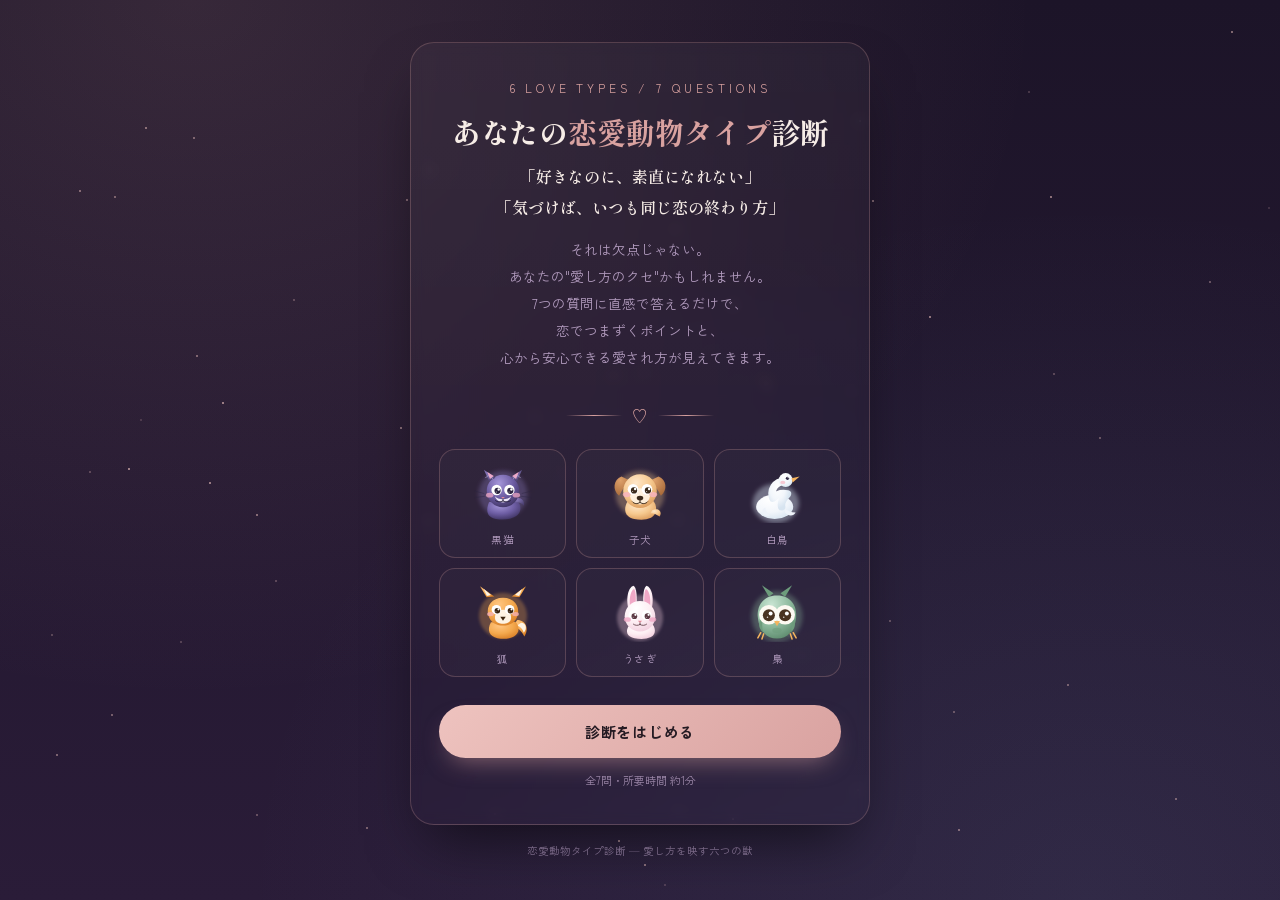
<file: love_animal_type_shindan.html>
<!DOCTYPE html>
<html lang="ja">
<head>
<meta charset="UTF-8">
<meta name="viewport" content="width=device-width, initial-scale=1.0">
<title>恋愛動物タイプ診断 | あなたの愛し方が見えてくる</title>
<link rel="preconnect" href="https://fonts.googleapis.com">
<link href="https://fonts.googleapis.com/css2?family=Shippori+Mincho:wght@400;600;800&family=Zen+Kaku+Gothic+New:wght@400;500;700&display=swap" rel="stylesheet">
<style>
  :root{
    --bg-deep:#1c1428;
    --bg-mid:#2a1c38;
    --gold:#d9a2a0;
    --gold-soft:#eec3bf;
    --cream:#f6ece6;
    --muted:#b39cbf;
    --line:rgba(217,162,160,0.25);
    --cat:#8b7bc9;
    --dog:#e28a5f;
    --swan:#8fc3e8;
    --fox:#f0a94e;
    --rabbit:#f0a8c6;
    --owl:#7fae94;
  }
  *{box-sizing:border-box; margin:0; padding:0;}
  html,body{height:100%;}
  body{
    font-family:'Zen Kaku Gothic New', sans-serif;
    background:
      radial-gradient(ellipse at 15% 0%, rgba(217,162,160,0.14), transparent 55%),
      radial-gradient(ellipse at 85% 100%, rgba(111,163,201,0.10), transparent 55%),
      linear-gradient(180deg, var(--bg-deep), var(--bg-mid));
    color:var(--cream);
    min-height:100vh;
    display:flex;
    align-items:center;
    justify-content:center;
    padding:32px 16px;
    position:relative;
    overflow-x:hidden;
  }
  .stars{position:fixed; inset:0; pointer-events:none; z-index:0;}
  .stars span{
    position:absolute; width:2px; height:2px; border-radius:50%;
    background:var(--gold-soft); opacity:.55;
    animation:twinkle 4s ease-in-out infinite;
  }
  @keyframes twinkle{
    0%,100%{opacity:.15; transform:scale(1);}
    50%{opacity:.9; transform:scale(1.5);}
  }
  @media (prefers-reduced-motion: reduce){ .stars span{animation:none;} }

  .app{position:relative; z-index:1; width:100%; max-width:460px;}

  .card{
    background:linear-gradient(180deg, rgba(255,255,255,0.03), rgba(255,255,255,0));
    border:1px solid var(--line);
    border-radius:24px;
    padding:36px 28px;
    box-shadow:0 30px 60px -20px rgba(0,0,0,0.6);
    backdrop-filter:blur(6px);
    min-height:420px;
    display:flex;
    flex-direction:column;
  }

  .eyebrow{font-size:12px; letter-spacing:0.32em; color:var(--gold); text-align:center; text-transform:uppercase;}
  h1.title{
    font-family:'Shippori Mincho', serif; font-weight:800; font-size:29px;
    line-height:1.5; text-align:center; margin:14px 0 8px; color:var(--cream);
  }
  h1.title em{font-style:normal; color:var(--gold);}
  .pain-lines{margin-bottom:14px;}
  .pain-lines p{
    font-family:'Shippori Mincho', serif; font-weight:600;
    font-size:16px; line-height:1.9; text-align:center; color:var(--cream);
    word-break:keep-all; overflow-wrap:break-word;
  }
  .lede{
    text-align:center; font-size:13.5px; line-height:2; color:var(--muted);
    margin:0 auto 26px; max-width:340px;
    word-break:keep-all; overflow-wrap:break-word;
  }
  .constellation-divider{
    display:flex; align-items:center; justify-content:center; gap:10px;
    margin:6px 0 22px; color:var(--gold);
  }
  .constellation-divider .ln{height:1px; width:56px; background:linear-gradient(90deg, transparent, var(--gold), transparent);}
  .grid-preview{display:grid; grid-template-columns:repeat(3, 1fr); gap:10px; margin-bottom:28px;}
  .mini{
    display:flex; flex-direction:column; align-items:center; gap:6px;
    padding:12px 4px 10px; border:1px solid var(--line); border-radius:16px;
    background:rgba(255,255,255,0.02);
  }
  .mini .mini-badge{
    width:64px; height:64px; border-radius:50%;
    display:flex; align-items:center; justify-content:center;
  }
  .mini svg{width:58px; height:58px;}
  .mini span{font-size:10.5px; color:var(--muted); letter-spacing:.02em;}

  button.primary{
    appearance:none; border:none; cursor:pointer; width:100%; padding:16px;
    border-radius:999px; font-family:'Zen Kaku Gothic New', sans-serif;
    font-weight:700; font-size:15px; letter-spacing:.05em; color:#241a22;
    background:linear-gradient(135deg, var(--gold-soft), var(--gold));
    box-shadow:0 12px 24px -10px rgba(217,162,160,0.55);
    transition:transform .15s ease, box-shadow .15s ease;
  }
  button.primary:hover{transform:translateY(-2px); box-shadow:0 16px 28px -10px rgba(217,162,160,0.7);}
  button.primary:active{transform:translateY(0);}
  button.primary:focus-visible, button.opt:focus-visible, button.ghost:focus-visible{
    outline:2px solid var(--gold-soft); outline-offset:3px;
  }
  .fine{margin-top:14px; text-align:center; font-size:11px; color:var(--muted); opacity:.8;}

  .progress{display:flex; justify-content:center; gap:8px; margin-bottom:22px;}
  .dot{width:7px; height:7px; border-radius:50%; background:rgba(217,162,160,0.25); transition:background .3s ease, transform .3s ease;}
  .dot.done{background:var(--gold); transform:scale(1.15);}
  .dot.active{background:var(--gold-soft); box-shadow:0 0 0 4px rgba(217,162,160,0.15);}

  .q-index{text-align:center; font-size:11.5px; letter-spacing:.28em; color:var(--gold); text-transform:uppercase; margin-bottom:10px;}
  .q-text{
    font-family:'Shippori Mincho', serif; font-size:20px; line-height:1.7;
    text-align:center; margin-bottom:24px; min-height:80px;
    display:flex; align-items:center; justify-content:center;
  }
  .options{display:flex; flex-direction:column; gap:10px;}
  button.opt{
    appearance:none; cursor:pointer; text-align:left;
    border:1px solid var(--line); background:rgba(255,255,255,0.02); color:var(--cream);
    border-radius:14px; padding:14px 16px; font-family:'Zen Kaku Gothic New', sans-serif;
    font-size:13.5px; line-height:1.6;
    transition:background .15s ease, border-color .15s ease, transform .1s ease;
  }
  button.opt:hover{background:rgba(217,162,160,0.08); border-color:var(--gold); transform:translateX(2px);}

  .back-link{margin-top:18px; text-align:center;}
  button.ghost{
    appearance:none; border:none; background:none; cursor:pointer;
    color:var(--muted); font-size:12px; letter-spacing:.05em;
    text-decoration:underline; text-underline-offset:3px;
  }
  button.ghost:hover{color:var(--gold-soft);}

  .result-badge{
    width:172px; height:172px; margin:4px auto 18px; border-radius:50%;
    display:flex; align-items:center; justify-content:center; position:relative;
  }
  .result-badge::before{content:''; position:absolute; inset:-10px; border-radius:50%; border:1px solid var(--line);}
  .result-badge svg{width:150px; height:150px;}
  .result-label{text-align:center; font-size:11.5px; letter-spacing:.3em; color:var(--muted); text-transform:uppercase; margin-bottom:6px;}
  h2.result-name{font-family:'Shippori Mincho', serif; font-weight:800; font-size:28px; text-align:center; margin-bottom:6px;}
  .result-catch{text-align:center; font-size:13.5px; color:var(--gold-soft); margin:0 auto 18px; max-width:320px; line-height:1.8; word-break:keep-all; overflow-wrap:break-word;}
  .result-desc{font-size:14px; line-height:2; color:var(--cream); text-align:center; margin:0 auto 14px; max-width:340px; word-break:keep-all; overflow-wrap:break-word;}
  .result-affirm{font-size:12.5px; color:var(--gold-soft); text-align:center; margin:0 auto 22px; max-width:320px; font-style:normal; letter-spacing:.02em; word-break:keep-all; overflow-wrap:break-word;}
  .keywords{display:flex; justify-content:center; gap:8px; flex-wrap:wrap; margin-bottom:26px;}
  .kw{font-size:11.5px; padding:6px 14px; border-radius:999px; border:1px solid var(--line); color:var(--muted);}
  .result-actions{display:flex; flex-direction:column; gap:10px;}
  .copy-msg{text-align:center; font-size:11.5px; color:var(--gold-soft); height:16px; margin-top:6px;}

  footer.credit{text-align:center; margin-top:18px; font-size:10.5px; color:var(--muted); opacity:.6;}
</style>
</head>
<body>

<div class="stars" id="stars"></div>

<div class="app">
  <div class="card" id="card"></div>
  <footer class="credit">恋愛動物タイプ診断 &mdash; 愛し方を映す六つの獣</footer>
</div>

<script>
/* ---------------- cute chibi icons (100x100 viewBox, full color) ---------------- */
const ICONS = {
  cat: `<svg viewBox="0 0 100 100" xmlns="http://www.w3.org/2000/svg">
    <defs>
      <radialGradient id="catBody" cx="38%" cy="26%" r="80%">
        <stop offset="0%" stop-color="#a596d9"/><stop offset="55%" stop-color="#6d5da3"/><stop offset="100%" stop-color="#3d3260"/>
      </radialGradient>
      <radialGradient id="catEar" cx="35%" cy="20%" r="85%">
        <stop offset="0%" stop-color="#8f7fc4"/><stop offset="100%" stop-color="#4a3f70"/>
      </radialGradient>
      <filter id="catBlur" x="-60%" y="-60%" width="220%" height="220%"><feGaussianBlur stdDeviation="3.4"/></filter>
    </defs>
    <ellipse cx="50" cy="86" rx="20" ry="3.5" fill="#000" opacity="0.18"/>
    <ellipse cx="50" cy="50" rx="42" ry="40" fill="#8f7fc4" opacity="0.32" filter="url(#catBlur)"/>
    <path d="M26 64 C20 78 22 90 38 93 C50 95 64 94 73 88 C82 82 82 69 75 62Z" fill="url(#catBody)"/>
    <path d="M64 58 C80 53 88 60 86 70 C82 65 74 63 67 65Z" fill="url(#catEar)"/>
    <circle cx="50" cy="45" r="28" fill="url(#catBody)"/>
    <path d="M26 28 L17 8 L37 22Z" fill="url(#catEar)"/>
    <path d="M74 28 L83 8 L63 22Z" fill="url(#catEar)"/>
    <path d="M27.5 24 L23 12 L34 19Z" fill="#f0a8c6"/>
    <path d="M72.5 24 L77 12 L66 19Z" fill="#f0a8c6"/>
    <path d="M20 22 C24 16 30 18 32 24 M80 22 C76 16 70 18 68 24" stroke="#c8bce6" stroke-width="1.4" stroke-linecap="round" fill="none" opacity="0.7"/>
    <path d="M36 54 C41 61 59 61 64 54 C59 68 41 68 36 54Z" fill="#efe9f7"/>
    <circle cx="39" cy="43" r="9" fill="#fff"/>
    <circle cx="61" cy="43" r="9" fill="#fff"/>
    <circle cx="40.6" cy="44.6" r="5.3" fill="#2b2440"/>
    <circle cx="62.6" cy="44.6" r="5.3" fill="#2b2440"/>
    <circle cx="42.6" cy="42.2" r="2.1" fill="#fff"/>
    <circle cx="64.6" cy="42.2" r="2.1" fill="#fff"/>
    <circle cx="38.4" cy="46.6" r="0.9" fill="#fff" opacity="0.85"/>
    <circle cx="60.4" cy="46.6" r="0.9" fill="#fff" opacity="0.85"/>
    <ellipse cx="27" cy="52" rx="6.4" ry="4.2" fill="#f0a8c6" opacity="0.75"/>
    <ellipse cx="73" cy="52" rx="6.4" ry="4.2" fill="#f0a8c6" opacity="0.75"/>
    <path d="M47 55 L53 55 L50 58.5Z" fill="#e28a9a"/>
    <path d="M50 58.5 L50 62 M50 62 C45 64.5 40 64 37 61.5 M50 62 C55 64.5 60 64 63 61.5" stroke="#2b2440" stroke-width="1.5" stroke-linecap="round" fill="none"/>
    <path d="M17 49 L1 45 M18 54 L2 56 M83 49 L99 45 M82 54 L98 56" stroke="#2b2440" stroke-width="1.4" stroke-linecap="round" opacity="0.5"/>
  </svg>`,

  dog: `<svg viewBox="0 0 100 100" xmlns="http://www.w3.org/2000/svg">
    <defs>
      <radialGradient id="dogBody" cx="38%" cy="26%" r="80%">
        <stop offset="0%" stop-color="#ffe7c9"/><stop offset="55%" stop-color="#f6c98f"/><stop offset="100%" stop-color="#dc9c5c"/>
      </radialGradient>
      <radialGradient id="dogEar" cx="35%" cy="20%" r="85%">
        <stop offset="0%" stop-color="#dda06a"/><stop offset="100%" stop-color="#a86a3a"/>
      </radialGradient>
      <filter id="dogBlur" x="-60%" y="-60%" width="220%" height="220%"><feGaussianBlur stdDeviation="3.4"/></filter>
    </defs>
    <ellipse cx="50" cy="86" rx="20" ry="3.5" fill="#000" opacity="0.18"/>
    <ellipse cx="50" cy="50" rx="42" ry="40" fill="#f6c98f" opacity="0.32" filter="url(#dogBlur)"/>
    <path d="M28 64 C20 78 26 90 40 93 C50 95 60 95 69 91 C80 85 80 70 73 62Z" fill="url(#dogBody)"/>
    <path d="M18 20 C4 25 2 44 14 53 C19 42 26 33 35 28Z" fill="url(#dogEar)"/>
    <path d="M82 20 C96 25 98 44 86 53 C81 42 74 33 65 28Z" fill="url(#dogEar)"/>
    <circle cx="50" cy="45" r="29" fill="url(#dogBody)"/>
    <ellipse cx="50" cy="54" rx="17" ry="14" fill="#fff7ea" opacity="0.85"/>
    <circle cx="38" cy="42" r="9.2" fill="#fff"/>
    <circle cx="62" cy="42" r="9.2" fill="#fff"/>
    <circle cx="39.7" cy="43.8" r="5.4" fill="#3a2a1a"/>
    <circle cx="63.7" cy="43.8" r="5.4" fill="#3a2a1a"/>
    <circle cx="41.7" cy="41.4" r="2.1" fill="#fff"/>
    <circle cx="65.7" cy="41.4" r="2.1" fill="#fff"/>
    <circle cx="37.4" cy="45.6" r="0.9" fill="#fff" opacity="0.85"/>
    <circle cx="61.4" cy="45.6" r="0.9" fill="#fff" opacity="0.85"/>
    <ellipse cx="27" cy="51" rx="6.6" ry="4.4" fill="#f7b3c2" opacity="0.8"/>
    <ellipse cx="73" cy="51" rx="6.6" ry="4.4" fill="#f7b3c2" opacity="0.8"/>
    <ellipse cx="50" cy="57" rx="5.6" ry="4" fill="#3a2a1a"/>
    <path d="M50 61 L50 64.5 M50 64.5 C45 68 40 67 37 63.5 M50 64.5 C55 68 60 67 63 63.5" stroke="#3a2a1a" stroke-width="1.6" stroke-linecap="round" fill="none"/>
    <path d="M71 78 C82 73 89 80 84 89 C78 85 74 83 68 83Z" fill="url(#dogBody)"/>
  </svg>`,

  swan: `<svg viewBox="0 0 100 100" xmlns="http://www.w3.org/2000/svg">
    <defs>
      <radialGradient id="swanBody" cx="35%" cy="22%" r="85%">
        <stop offset="0%" stop-color="#ffffff"/><stop offset="60%" stop-color="#f2f6fb"/><stop offset="100%" stop-color="#d7e4f0"/>
      </radialGradient>
      <filter id="swanBlur" x="-60%" y="-60%" width="220%" height="220%"><feGaussianBlur stdDeviation="3.4"/></filter>
    </defs>
    <ellipse cx="52" cy="88" rx="22" ry="3.5" fill="#000" opacity="0.14"/>
    <ellipse cx="48" cy="66" rx="40" ry="34" fill="#dbe9f7" opacity="0.4" filter="url(#swanBlur)"/>
    <ellipse cx="46" cy="72" rx="32" ry="21" fill="url(#swanBody)"/>
    <path d="M64 28 C46 28 38 44 43 57 C50 50 59 48 68 50 C61 57 56 63 58 72" stroke="url(#swanBody)" stroke-width="13" fill="none" stroke-linecap="round" stroke-linejoin="round"/>
    <circle cx="65" cy="26" r="12" fill="url(#swanBody)"/>
    <path d="M75 23 L89 20 L77 30Z" fill="#f6b45e"/>
    <circle cx="68" cy="23" r="2.8" fill="#2b2440"/>
    <circle cx="69.2" cy="21.8" r="1" fill="#fff"/>
    <circle cx="66.6" cy="24.6" r="0.5" fill="#fff" opacity="0.8"/>
    <ellipse cx="60" cy="30" rx="4.4" ry="2.8" fill="#f7b3c2" opacity="0.7"/>
    <path d="M26 76 C21 83 28 90 38 87 C33 82 30 78 30 73Z" fill="#eef3fa"/>
    <path d="M64 82 C69 89 79 89 82 82 C74 82 69 79 64 76Z" fill="#eef3fa"/>
  </svg>`,

  fox: `<svg viewBox="0 -6 100 106" xmlns="http://www.w3.org/2000/svg">
    <defs>
      <radialGradient id="foxBody" cx="36%" cy="24%" r="82%">
        <stop offset="0%" stop-color="#ffc580"/><stop offset="55%" stop-color="#f4a94e"/><stop offset="100%" stop-color="#d97f26"/>
      </radialGradient>
      <filter id="foxBlur" x="-60%" y="-60%" width="220%" height="220%"><feGaussianBlur stdDeviation="3.4"/></filter>
    </defs>
    <ellipse cx="50" cy="88" rx="20" ry="3.5" fill="#000" opacity="0.16"/>
    <ellipse cx="50" cy="52" rx="44" ry="42" fill="#f4a94e" opacity="0.3" filter="url(#foxBlur)"/>
    <path d="M76 60 C93 60 98 78 89 90 C84 79 78 74 68 71Z" fill="url(#foxBody)"/>
    <path d="M83 65 C92 65 95 76 88 83 C86 76 81 72 76 70Z" fill="#fdf3e4"/>
    <path d="M28 64 C20 78 25 90 40 93 C50 95 61 95 70 90 C81 84 81 70 72 63Z" fill="url(#foxBody)"/>
    <path d="M20 18 L8 -2 L34 17Z" fill="url(#foxBody)"/>
    <path d="M80 18 L92 -2 L66 17Z" fill="url(#foxBody)"/>
    <path d="M20.5 16 L15 3 L28 14Z" fill="#fdf3e4"/>
    <path d="M79.5 16 L85 3 L72 14Z" fill="#fdf3e4"/>
    <path d="M50 19 C70 19 81 34 77 50 C74 63 63 70 50 70 C37 70 26 63 23 50 C19 34 30 19 50 19Z" fill="url(#foxBody)"/>
    <path d="M50 41 C61 41 67 50 64 60 C61 69 39 69 36 60 C33 50 39 41 50 41Z" fill="#fdf3e4"/>
    <circle cx="38" cy="41" r="8.8" fill="#fff"/>
    <circle cx="62" cy="41" r="8.8" fill="#fff"/>
    <circle cx="39.7" cy="42.8" r="5.1" fill="#3a2410"/>
    <circle cx="63.7" cy="42.8" r="5.1" fill="#3a2410"/>
    <circle cx="41.7" cy="40.3" r="2" fill="#fff"/>
    <circle cx="65.7" cy="40.3" r="2" fill="#fff"/>
    <circle cx="37.2" cy="44.8" r="0.85" fill="#fff" opacity="0.85"/>
    <circle cx="61.2" cy="44.8" r="0.85" fill="#fff" opacity="0.85"/>
    <ellipse cx="27" cy="49" rx="6.2" ry="4" fill="#f7b3c2" opacity="0.7"/>
    <ellipse cx="73" cy="49" rx="6.2" ry="4" fill="#f7b3c2" opacity="0.7"/>
    <path d="M45 54 L55 54 L50 61Z" fill="#3a2410"/>
  </svg>`,

  rabbit: `<svg viewBox="0 -6 100 106" xmlns="http://www.w3.org/2000/svg">
    <defs>
      <radialGradient id="rabbitBody" cx="38%" cy="24%" r="82%">
        <stop offset="0%" stop-color="#ffffff"/><stop offset="55%" stop-color="#fdeef3"/><stop offset="100%" stop-color="#f2cede"/>
      </radialGradient>
      <filter id="rabbitBlur" x="-60%" y="-60%" width="220%" height="220%"><feGaussianBlur stdDeviation="3.4"/></filter>
    </defs>
    <ellipse cx="50" cy="90" rx="19" ry="3.5" fill="#000" opacity="0.14"/>
    <ellipse cx="50" cy="56" rx="42" ry="42" fill="#f7d3e2" opacity="0.32" filter="url(#rabbitBlur)"/>
    <path d="M30 70 C22 81 27 91 40 93 C50 95 61 95 70 91 C81 85 78 71 71 66Z" fill="url(#rabbitBody)"/>
    <path d="M30 44 C23 22 28 0 38 -3 C45 0 45 24 43 45Z" fill="url(#rabbitBody)"/>
    <path d="M70 44 C77 22 72 0 62 -3 C55 0 55 24 57 45Z" fill="url(#rabbitBody)"/>
    <path d="M33 41 C29 25 32 6 39 3 C43 6 43 26 41 43Z" fill="#f0a8c6"/>
    <path d="M67 41 C71 25 68 6 61 3 C57 6 57 26 59 43Z" fill="#f0a8c6"/>
    <circle cx="50" cy="53" r="28" fill="url(#rabbitBody)"/>
    <circle cx="38" cy="51" r="9" fill="#fff"/>
    <circle cx="62" cy="51" r="9" fill="#fff"/>
    <circle cx="39.7" cy="52.8" r="5.2" fill="#5c3a44"/>
    <circle cx="63.7" cy="52.8" r="5.2" fill="#5c3a44"/>
    <circle cx="41.7" cy="50.3" r="2.1" fill="#fff"/>
    <circle cx="65.7" cy="50.3" r="2.1" fill="#fff"/>
    <circle cx="37.4" cy="54.6" r="0.9" fill="#fff" opacity="0.85"/>
    <circle cx="61.4" cy="54.6" r="0.9" fill="#fff" opacity="0.85"/>
    <ellipse cx="27" cy="59" rx="6.6" ry="4.2" fill="#f0a8c6" opacity="0.8"/>
    <ellipse cx="73" cy="59" rx="6.6" ry="4.2" fill="#f0a8c6" opacity="0.8"/>
    <path d="M46 61 L54 61 L50 65Z" fill="#e28a9a"/>
    <path d="M50 65 L50 68 M50 68 C46 70.5 41 70 38 67.5 M50 68 C54 70.5 59 70 62 67.5" stroke="#5c3a44" stroke-width="1.5" stroke-linecap="round" fill="none"/>
  </svg>`,

  owl: `<svg viewBox="0 0 100 100" xmlns="http://www.w3.org/2000/svg">
    <defs>
      <radialGradient id="owlBody" cx="36%" cy="22%" r="85%">
        <stop offset="0%" stop-color="#c9e5d3"/><stop offset="55%" stop-color="#8fbb9f"/><stop offset="100%" stop-color="#5c8a6c"/>
      </radialGradient>
      <filter id="owlBlur" x="-60%" y="-60%" width="220%" height="220%"><feGaussianBlur stdDeviation="3.4"/></filter>
    </defs>
    <ellipse cx="50" cy="92" rx="20" ry="3.5" fill="#000" opacity="0.16"/>
    <ellipse cx="50" cy="56" rx="44" ry="44" fill="#8fbb9f" opacity="0.32" filter="url(#owlBlur)"/>
    <path d="M36 22 L24 2 L44 16Z" fill="#6d9c7c"/>
    <path d="M64 22 L76 2 L56 16Z" fill="#6d9c7c"/>
    <path d="M50 20 C74 20 85 38 83 58 C81 80 68 94 50 94 C32 94 19 80 17 58 C15 38 26 20 50 20Z" fill="url(#owlBody)"/>
    <path d="M22 60 C17 69 19 78 26 83 C24 74 24 67 26 60Z" fill="#6d9c7c"/>
    <path d="M78 60 C83 69 81 78 74 83 C76 74 76 67 74 60Z" fill="#6d9c7c"/>
    <circle cx="36" cy="53" r="17" fill="#fdfaf2"/>
    <circle cx="64" cy="53" r="17" fill="#fdfaf2"/>
    <circle cx="36" cy="54" r="10.4" fill="#4a3320"/>
    <circle cx="64" cy="54" r="10.4" fill="#4a3320"/>
    <circle cx="39" cy="51" r="3.4" fill="#fff"/>
    <circle cx="67" cy="51" r="3.4" fill="#fff"/>
    <circle cx="33.6" cy="57.4" r="1.3" fill="#fff" opacity="0.8"/>
    <circle cx="61.6" cy="57.4" r="1.3" fill="#fff" opacity="0.8"/>
    <path d="M45 64 L55 64 L50 73Z" fill="#f6b45e"/>
    <ellipse cx="50" cy="80" rx="8" ry="4.4" fill="#6d9c7c" opacity="0.55"/>
    <path d="M22 84 L17 93 M27 86 L24 95 M73 86 L76 95 M78 84 L83 93" stroke="#f6b45e" stroke-width="2.6" stroke-linecap="round"/>
  </svg>`
};

const ANIMALS = {
  cat:{
    name:"黒猫", color:"var(--cat)",
    catch:"追われると冷める、追うと燃える。愛したいのに、逃げたくなる",
    desc:"好きな人ほど、なぜか素っ気なくしてしまう。近づかれると、心のどこかで“逃げなきゃ”と感じてしまう。それは冷めているからじゃない。傷つく前に自分を守る術を、誰よりも知っているだけ。ペースを尊重してくれる人の前でだけ、あなたは誰よりも深く愛せる。",
    keywords:["自由な恋","マイペース","駆け引き上手"]
  },
  dog:{
    name:"子犬", color:"var(--dog)",
    catch:"好きになったら止まらない。一途すぎて、不安にもなる",
    desc:"好きな人には、まっすぐ気持ちを伝えられる。でもその分、既読がつかないだけで不安になったり、嫌われたかもと考えすぎてしまう夜もある。それは愛情が浅いからじゃなく、深いから。安心をくれる人と出会えたとき、そのまっすぐさは何よりの魅力になる。",
    keywords:["一途","素直","尽くし上手"]
  },
  swan:{
    name:"白鳥", color:"var(--swan)",
    catch:"静かな安心感で、愛をゆっくり育てる",
    desc:"感情の波に振り回されることは少なく、穏やかに関係を築いていける。刺激的な恋より、信頼できる恋を選びたいタイプ。派手さはなくても、あなたがそばにいるだけで、相手はどこかほっとしている。それは、簡単には真似できない愛の力。",
    keywords:["安定感","包容力","信頼"]
  },
  fox:{
    name:"狐", color:"var(--fox)",
    catch:"本音を隠すのは、傷つきたくないから",
    desc:"余裕がある人に見られがちだけど、本当は誰よりも慎重に相手を見極めている。簡単に心を明け渡さないのは、何かを守れなかった経験があるからかもしれない。信頼できると確信した相手にだけ、あなたは静かに、でも深く心を開く。",
    keywords:["魅力的","ミステリアス","主導権"]
  },
  rabbit:{
    name:"うさぎ", color:"var(--rabbit)",
    catch:"つながりが切れることが、一番怖い",
    desc:"好きな人とは、できるだけ近くにいたい。連絡が減ると、自分が何か悪いことをしたのかと不安になる。それは愛情が浅いからじゃない、むしろ誰よりも深く人を想えるから。安心をくれる関係の中で、その愛情深さはまっすぐな魅力に変わる。",
    keywords:["愛情深い","甘え上手","絆重視"]
  },
  owl:{
    name:"梟", color:"var(--owl)",
    catch:"簡単には心を開かない、開いたら一途",
    desc:"誰にでも心を開けるタイプじゃない。傷つくのが怖くて、最初は距離を取ってしまう。でも、一度“この人は大丈夫”と思えた相手には、誰よりも静かに、深く愛情を注ぐ。時間がかかる分、あなたの愛は簡単には壊れない。",
    keywords:["慎重","観察眼","深い愛情"]
  }
};

const QUESTIONS = [
  { q:"好きな人ができたとき、あなたは？", opts:[
    {t:"好きなほど、素っ気なくしてしまう", a:"cat"},
    {t:"気持ちをすぐに伝えたくなる", a:"dog"},
    {t:"焦らず、自然な流れに任せる", a:"swan"},
    {t:"本音は隠して、駆け引きを楽しむ", a:"fox"},
    {t:"もっと構ってほしくてそわそわする", a:"rabbit"},
    {t:"本気かどうか、じっくり見極める", a:"owl"}
  ]},
  { q:"連絡がすぐ返ってこないとき、あなたは？", opts:[
    {t:"別に気にしない、自分も自由に過ごす", a:"cat"},
    {t:"既読・未読が気になって仕方ない", a:"dog"},
    {t:"そのうち返ってくるだろうと安心して待てる", a:"swan"},
    {t:"あえてこちらからも返信を遅らせる", a:"fox"},
    {t:"不安になって、何度も確認したくなる", a:"rabbit"},
    {t:"理由を静かに考えて、様子を見る", a:"owl"}
  ]},
  { q:"恋人とは、どれくらいの距離感がいい？", opts:[
    {t:"べったりより、それぞれの時間が欲しい", a:"cat"},
    {t:"できるだけ、一緒にいたい", a:"dog"},
    {t:"近すぎず遠すぎない、ちょうどいい距離", a:"swan"},
    {t:"近づかせすぎず、少し引かせておきたい", a:"fox"},
    {t:"常につながっている安心感が欲しい", a:"rabbit"},
    {t:"信頼できるまでは、少し距離を保ちたい", a:"owl"}
  ]},
  { q:"恋人と喧嘩をしたときの反応は？", opts:[
    {t:"一人になって、頭を冷やしたい", a:"cat"},
    {t:"早く仲直りしたくて、自分から歩み寄る", a:"dog"},
    {t:"感情的にならず、冷静に話し合いたい", a:"swan"},
    {t:"あえて引いて、相手の出方を見る", a:"fox"},
    {t:"嫌われたかもと、不安でいっぱいになる", a:"rabbit"},
    {t:"本音を言わず、心の中で処理する", a:"owl"}
  ]},
  { q:"理想のデートは？", opts:[
    {t:"気ままに、その場のノリで決める", a:"cat"},
    {t:"相手が喜ぶことを、一生懸命考える", a:"dog"},
    {t:"特別じゃなくても、一緒にいるだけでいい", a:"swan"},
    {t:"駆け引きも楽しめる、少し刺激的な時間", a:"fox"},
    {t:"二人の世界にどっぷり浸れる時間", a:"rabbit"},
    {t:"静かな場所で、じっくり語り合う時間", a:"owl"}
  ]},
  { q:"好きな人に、一番求めるものは？", opts:[
    {t:"自由を尊重してくれること", a:"cat"},
    {t:"まっすぐな愛情表現", a:"dog"},
    {t:"一緒にいて、安心できること", a:"swan"},
    {t:"刺激と、追いかけたくなる魅力", a:"fox"},
    {t:"絶対に離れないという安心感", a:"rabbit"},
    {t:"深く自分を理解しようとしてくれること", a:"owl"}
  ]},
  { q:"恋愛における、あなたの本音に近いのは？", opts:[
    {t:"追われると冷める、追うと燃える", a:"cat"},
    {t:"好きになったら、とことん一途", a:"dog"},
    {t:"愛は、静かに深く育てるもの", a:"swan"},
    {t:"恋は駆け引き、主導権を握りたい", a:"fox"},
    {t:"愛されている実感が、何より大事", a:"rabbit"},
    {t:"心を開くまでは慎重、開いたら一途", a:"owl"}
  ]}
];

/* ---------------- state ---------------- */
let step = -1;
let scores = {cat:0, dog:0, swan:0, fox:0, rabbit:0, owl:0};
let resultKey = null;
const card = document.getElementById('card');

function shuffledOpts(opts){ return [...opts].sort(()=>Math.random()-0.5); }
let renderedOpts = [];

function renderStart(){
  card.innerHTML = `
    <div class="eyebrow">6 Love Types / 7 Questions</div>
    <h1 class="title">あなたの<em>恋愛動物タイプ</em>診断</h1>
    <div class="pain-lines">
      <p>「好きなのに、素直になれない」</p>
      <p>「気づけば、いつも同じ恋の終わり方」</p>
    </div>
    <p class="lede">それは欠点じゃない。<br>あなたの"愛し方のクセ"かもしれません。<br>7つの質問に直感で答えるだけで、恋でつまずくポイントと、心から安心できる愛され方が見えてきます。</p>
    <div class="constellation-divider"><span class="ln"></span>♡<span class="ln"></span></div>
    <div class="grid-preview">
      ${Object.keys(ANIMALS).map(k=>`
        <div class="mini">
          <div class="mini-badge" style="background:radial-gradient(circle, ${ANIMALS[k].color}33, transparent 70%)">
            ${ICONS[k]}
          </div>
          <span>${ANIMALS[k].name}</span>
        </div>
      `).join('')}
    </div>
    <button class="primary" id="startBtn">診断をはじめる</button>
    <p class="fine">全7問・所要時間 約1分</p>
  `;
  document.getElementById('startBtn').addEventListener('click', ()=>{
    step = 0;
    scores = {cat:0, dog:0, swan:0, fox:0, rabbit:0, owl:0};
    renderQuestion();
  });
}

function renderQuestion(){
  const q = QUESTIONS[step];
  renderedOpts = shuffledOpts(q.opts);

  const dots = QUESTIONS.map((_,i)=>{
    let cls = 'dot';
    if(i < step) cls += ' done';
    else if(i === step) cls += ' active';
    return `<span class="${cls}"></span>`;
  }).join('');

  card.innerHTML = `
    <div class="progress">${dots}</div>
    <div class="q-index">Question ${step+1} / ${QUESTIONS.length}</div>
    <div class="q-text">${q.q}</div>
    <div class="options">
      ${renderedOpts.map(o=>`<button class="opt" data-a="${o.a}">${o.t}</button>`).join('')}
    </div>
    ${step>0 ? '<div class="back-link"><button class="ghost" id="backBtn">ひとつ前の質問に戻る</button></div>' : ''}
  `;

  card.querySelectorAll('.opt').forEach(btn=>{
    btn.addEventListener('click', ()=>{
      const a = btn.getAttribute('data-a');
      scores[a] += 1;
      step += 1;
      if(step >= QUESTIONS.length){
        computeResult();
        renderResult();
      } else {
        renderQuestion();
      }
    });
  });

  const back = document.getElementById('backBtn');
  if(back){ back.addEventListener('click', ()=>{ step -= 1; renderQuestion(); }); }
}

function computeResult(){
  let best = null, bestScore = -1;
  Object.keys(scores).forEach(k=>{
    if(scores[k] > bestScore){ bestScore = scores[k]; best = k; }
  });
  resultKey = best;
}

function shareText(){
  const a = ANIMALS[resultKey];
  return `【恋愛動物タイプ診断】\n私は「${a.name}」タイプでした🐾\n${a.catch}\n\nあなたの恋愛動物は？`;
}

function renderResult(){
  const a = ANIMALS[resultKey];
  card.innerHTML = `
    <div class="result-badge" style="background:radial-gradient(circle, ${a.color}3d, transparent 70%); box-shadow:0 0 44px -8px ${a.color}70;">
      ${ICONS[resultKey]}
    </div>
    <div class="result-label">Your Love Type</div>
    <h2 class="result-name">${a.name}</h2>
    <div class="result-catch">${a.catch}</div>
    <div class="result-desc">${a.desc}</div>
    <div class="result-affirm">知れば、もう自分を責めなくていい。それが、心地よい恋への第一歩になる。</div>
    <div class="keywords">
      ${a.keywords.map(k=>`<span class="kw">${k}</span>`).join('')}
    </div>
    <div class="result-actions">
      <button class="primary" id="copyBtn" style="background:linear-gradient(135deg, ${a.color}, var(--gold));">シェア用テキストをコピー</button>
      <button class="ghost" id="retryBtn" style="margin-top:2px;">もう一度診断する</button>
    </div>
    <div class="copy-msg" id="copyMsg"></div>
  `;

  document.getElementById('copyBtn').addEventListener('click', async ()=>{
    const msg = document.getElementById('copyMsg');
    try{
      await navigator.clipboard.writeText(shareText());
      msg.textContent = 'コピーしました。X や Threads に貼り付けてね。';
    }catch(e){
      msg.textContent = 'コピーできませんでした。手動で選択してください。';
    }
  });

  document.getElementById('retryBtn').addEventListener('click', ()=>{ step = -1; renderStart(); });
}

function initStars(){
  const holder = document.getElementById('stars');
  for(let i=0;i<60;i++){
    const s = document.createElement('span');
    s.style.left = Math.random()*100 + 'vw';
    s.style.top = Math.random()*100 + 'vh';
    s.style.animationDelay = (Math.random()*4) + 's';
    s.style.opacity = (0.2 + Math.random()*0.6).toFixed(2);
    holder.appendChild(s);
  }
}

initStars();
renderStart();
</script>
</body>
</html>
</file>
<file: style.css>
:root{
    --bg-deep:#1c1428;
    --bg-mid:#2a1c38;
    --gold:#d9a2a0;
    --gold-soft:#eec3bf;
    --cream:#f6ece6;
    --muted:#b39cbf;
    --line:rgba(217,162,160,0.25);
    --cat:#8b7bc9;
    --dog:#e28a5f;
    --swan:#8fc3e8;
    --fox:#f0a94e;
    --rabbit:#f0a8c6;
    --owl:#7fae94;
  }
  *{box-sizing:border-box; margin:0; padding:0;}
  html,body{height:100%;}
  body{
    font-family:'Zen Kaku Gothic New', sans-serif;
    background:
      radial-gradient(ellipse at 15% 0%, rgba(217,162,160,0.14), transparent 55%),
      radial-gradient(ellipse at 85% 100%, rgba(111,163,201,0.10), transparent 55%),
      linear-gradient(180deg, var(--bg-deep), var(--bg-mid));
    color:var(--cream);
    min-height:100vh;
    display:flex;
    justify-content:center;
    padding:32px 16px;
    position:relative;
    overflow-x:hidden;
  }
  .stars{position:fixed; inset:0; pointer-events:none; z-index:0;}
  .stars span{
    position:absolute; width:2px; height:2px; border-radius:50%;
    background:var(--gold-soft); opacity:.55;
    animation:twinkle 4s ease-in-out infinite;
  }
  @keyframes twinkle{
    0%,100%{opacity:.15; transform:scale(1);}
    50%{opacity:.9; transform:scale(1.5);}
  }
  @media (prefers-reduced-motion: reduce){ .stars span{animation:none;} }

  .app{position:relative; z-index:1; width:100%; max-width:460px; margin:auto 0;}

  .card{
    background:linear-gradient(180deg, rgba(255,255,255,0.03), rgba(255,255,255,0));
    border:1px solid var(--line);
    border-radius:24px;
    padding:36px 28px;
    box-shadow:0 30px 60px -20px rgba(0,0,0,0.6);
    backdrop-filter:blur(6px);
    min-height:420px;
    display:flex;
    flex-direction:column;
  }

  .eyebrow{font-size:12px; letter-spacing:0.32em; color:var(--gold); text-align:center; text-transform:uppercase;}
  h1.title{
    font-family:'Shippori Mincho', serif; font-weight:800; font-size:29px;
    line-height:1.5; text-align:center; margin:14px 0 8px; color:var(--cream);
  }
  h1.title em{font-style:normal; color:var(--gold);}
  .pain-lines{margin-bottom:14px;}
  .pain-lines p{
    font-family:'Shippori Mincho', serif; font-weight:600;
    font-size:16px; line-height:1.9; text-align:center; color:var(--cream);
    word-break:keep-all; overflow-wrap:break-word;
  }
  .lede{
    text-align:center; font-size:13.5px; line-height:2; color:var(--muted);
    margin:0 auto 26px; max-width:340px;
    word-break:keep-all; overflow-wrap:break-word;
  }
  .constellation-divider{
    display:flex; align-items:center; justify-content:center; gap:10px;
    margin:6px 0 22px; color:var(--gold);
  }
  .constellation-divider .ln{height:1px; width:56px; background:linear-gradient(90deg, transparent, var(--gold), transparent);}
  .grid-preview{display:grid; grid-template-columns:repeat(3, 1fr); gap:10px; margin-bottom:28px;}
  .mini{
    display:flex; flex-direction:column; align-items:center; gap:6px;
    padding:12px 4px 10px; border:1px solid var(--line); border-radius:16px;
    background:rgba(255,255,255,0.02);
  }
  .mini .mini-badge{
    width:64px; height:64px; border-radius:50%;
    display:flex; align-items:center; justify-content:center;
  }
  .mini svg{width:58px; height:58px;}
  .mini span{font-size:10.5px; color:var(--muted); letter-spacing:.02em;}

  button.primary, a.primary{
    appearance:none; border:none; cursor:pointer; width:100%; padding:16px;
    border-radius:999px; font-family:'Zen Kaku Gothic New', sans-serif;
    font-weight:700; font-size:15px; letter-spacing:.05em; color:#241a22;
    background:linear-gradient(135deg, var(--gold-soft), var(--gold));
    box-shadow:0 12px 24px -10px rgba(217,162,160,0.55);
    transition:transform .15s ease, box-shadow .15s ease;
  }
  button.primary:hover, a.primary:hover{transform:translateY(-2px); box-shadow:0 16px 28px -10px rgba(217,162,160,0.7);}
  button.primary:active{transform:translateY(0);}
  button.primary:focus-visible, a.primary:focus-visible, button.opt:focus-visible, button.ghost:focus-visible{
    outline:2px solid var(--gold-soft); outline-offset:3px;
  }
  .fine{margin-top:14px; text-align:center; font-size:11px; color:var(--muted); opacity:.8;}

  .progress{display:flex; justify-content:center; gap:8px; margin-bottom:22px;}
  .dot{width:7px; height:7px; border-radius:50%; background:rgba(217,162,160,0.25); transition:background .3s ease, transform .3s ease;}
  .dot.done{background:var(--gold); transform:scale(1.15);}
  .dot.active{background:var(--gold-soft); box-shadow:0 0 0 4px rgba(217,162,160,0.15);}

  .q-index{text-align:center; font-size:11.5px; letter-spacing:.28em; color:var(--gold); text-transform:uppercase; margin-bottom:10px;}
  .q-text{
    font-family:'Shippori Mincho', serif; font-size:20px; line-height:1.7;
    text-align:center; margin-bottom:24px; min-height:80px;
    display:flex; align-items:center; justify-content:center;
  }
  .options{display:flex; flex-direction:column; gap:10px;}
  button.opt{
    appearance:none; cursor:pointer; text-align:left;
    border:1px solid var(--line); background:rgba(255,255,255,0.02); color:var(--cream);
    border-radius:14px; padding:14px 16px; font-family:'Zen Kaku Gothic New', sans-serif;
    font-size:13.5px; line-height:1.6;
    transition:background .15s ease, border-color .15s ease, transform .1s ease;
  }
  button.opt:hover{background:rgba(217,162,160,0.08); border-color:var(--gold); transform:translateX(2px);}

  .back-link{margin-top:18px; text-align:center;}
  button.ghost{
    appearance:none; border:none; background:none; cursor:pointer;
    color:var(--muted); font-size:12px; letter-spacing:.05em;
    text-decoration:underline; text-underline-offset:3px;
  }
  button.ghost:hover{color:var(--gold-soft);}

  .result-badge{
    width:172px; height:172px; margin:4px auto 18px; border-radius:50%;
    display:flex; align-items:center; justify-content:center; position:relative;
  }
  .result-badge::before{content:''; position:absolute; inset:-10px; border-radius:50%; border:1px solid var(--line);}
  .result-badge svg{width:150px; height:150px;}
  .result-label{text-align:center; font-size:11.5px; letter-spacing:.3em; color:var(--muted); text-transform:uppercase; margin-bottom:6px;}
  h2.result-name{font-family:'Shippori Mincho', serif; font-weight:800; font-size:28px; text-align:center; margin-bottom:6px;}
  .result-catch{text-align:center; font-size:13.5px; color:var(--gold-soft); margin:0 auto 18px; max-width:320px; line-height:1.8; word-break:keep-all; overflow-wrap:break-word;}
  .result-desc{font-size:14px; line-height:2; color:var(--cream); text-align:center; margin:0 auto 14px; max-width:340px; word-break:keep-all; overflow-wrap:break-word;}
  .result-affirm{font-size:12.5px; color:var(--gold-soft); text-align:center; margin:0 auto 22px; max-width:320px; font-style:normal; letter-spacing:.02em; word-break:keep-all; overflow-wrap:break-word;}
  .keywords{display:flex; justify-content:center; gap:8px; flex-wrap:wrap; margin-bottom:26px;}
  .kw{font-size:11.5px; padding:6px 14px; border-radius:999px; border:1px solid var(--line); color:var(--muted);}
  .result-actions{display:flex; flex-direction:column; gap:10px;}
  .copy-msg{text-align:center; font-size:11.5px; color:var(--gold-soft); height:16px; margin-top:6px;}

  footer.credit{text-align:center; margin-top:18px; font-size:10.5px; color:var(--muted); opacity:.6;}
  footer.credit a{color:inherit;}

  /* ---- おすすめ（アフィリエイト） ---- */
  .recs{margin:4px 0 24px; padding-top:20px; border-top:1px solid var(--line);}
  .recs-head{text-align:center; font-size:11.5px; letter-spacing:.24em; color:var(--gold); margin-bottom:6px;}
  .recs-lede{text-align:center; font-size:12.5px; line-height:1.8; color:var(--muted); margin:0 auto 14px; max-width:320px; word-break:keep-all; overflow-wrap:break-word;}
  .rec{
    display:block; text-decoration:none; color:var(--cream);
    border:1px solid var(--line); border-radius:16px; padding:14px 16px; margin-bottom:10px;
    background:rgba(255,255,255,0.03);
    transition:background .15s ease, border-color .15s ease, transform .1s ease;
  }
  .rec:hover{background:rgba(217,162,160,0.08); border-color:var(--gold); transform:translateY(-1px);}
  .rec:focus-visible{outline:2px solid var(--gold-soft); outline-offset:3px;}
  .rec-top{display:flex; align-items:center; gap:8px; margin-bottom:4px;}
  .rec-pr{font-size:9.5px; letter-spacing:.08em; padding:2px 6px; border-radius:4px; border:1px solid var(--muted); color:var(--muted);}
  .rec-title{font-weight:700; font-size:14px;}
  .rec-text{font-size:12.5px; line-height:1.7; color:var(--muted);}
  .rec-who{margin-top:6px; font-size:10.5px; color:var(--muted); opacity:.85;}
  .rec-cta{display:block; margin-top:8px; font-size:12px; color:var(--gold-soft);}
  .recs-note{text-align:center; font-size:10.5px; color:var(--muted); opacity:.75; line-height:1.7;}
</file>
